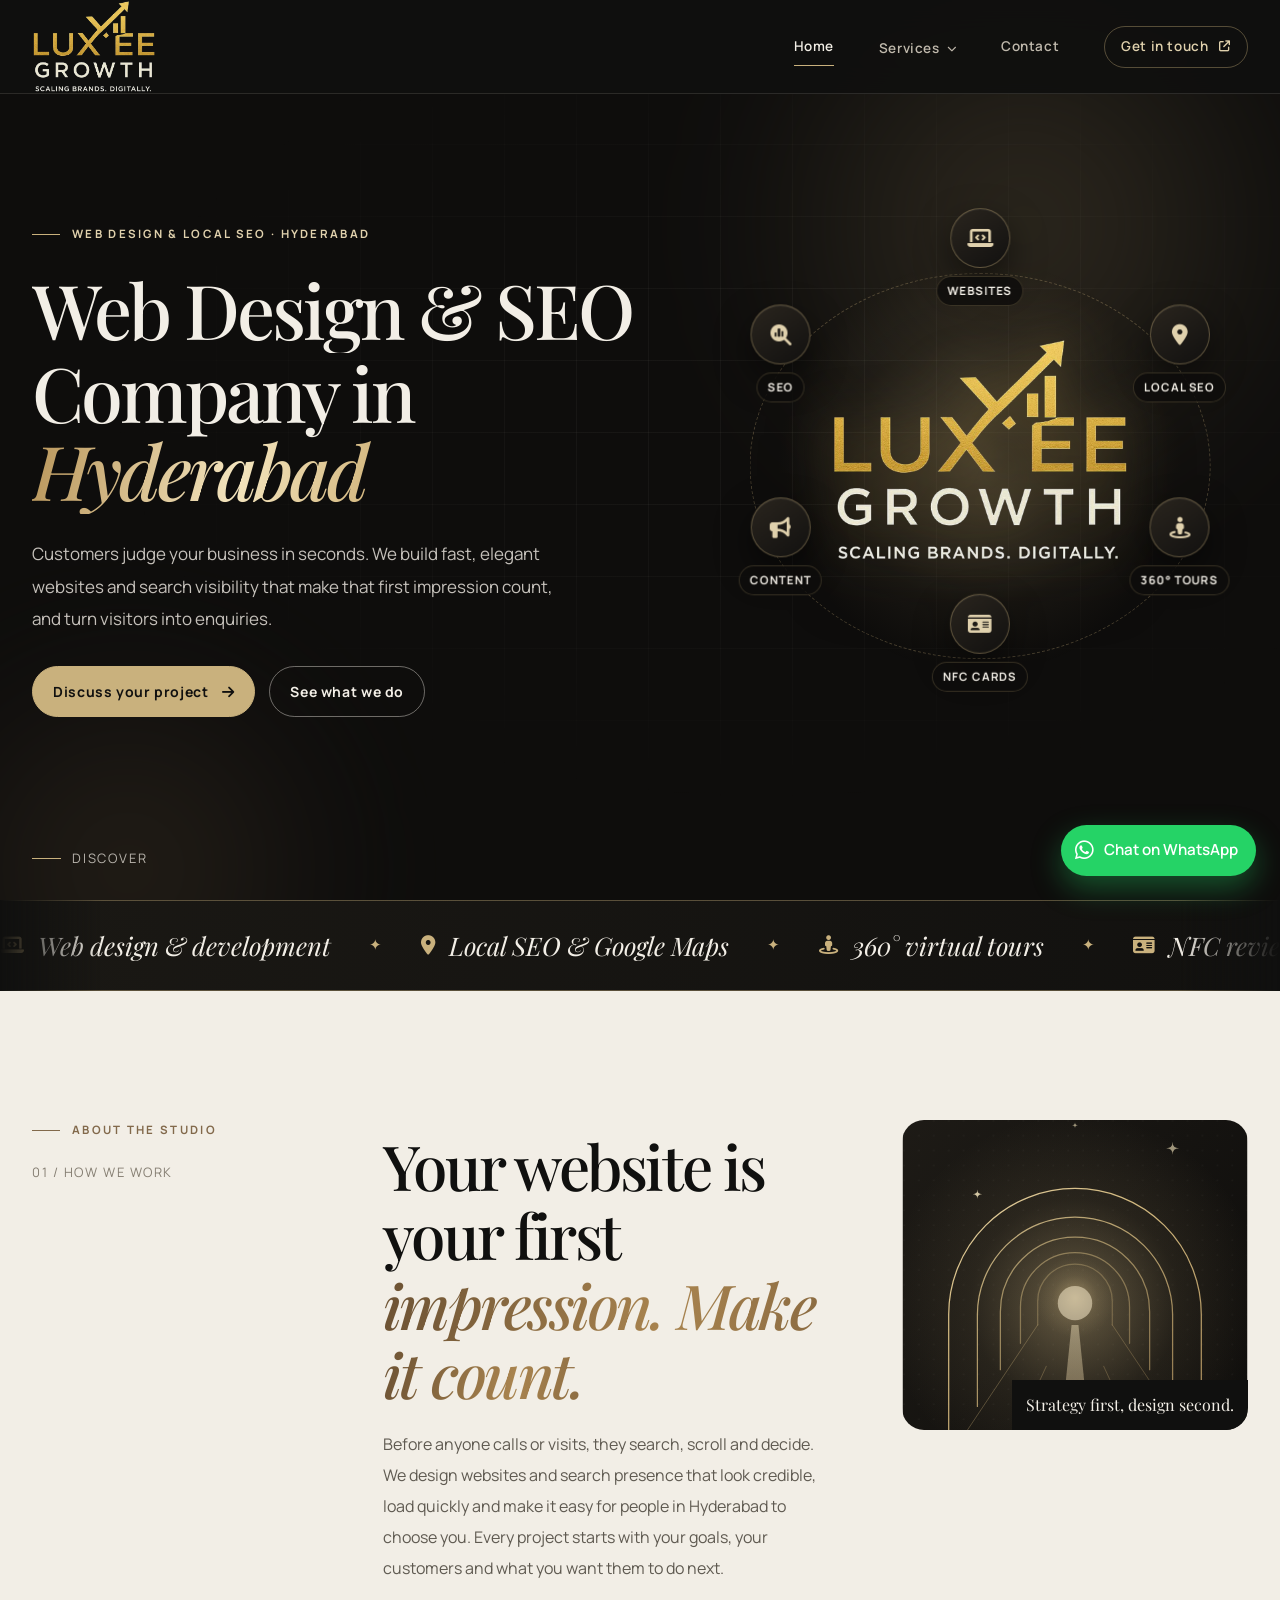
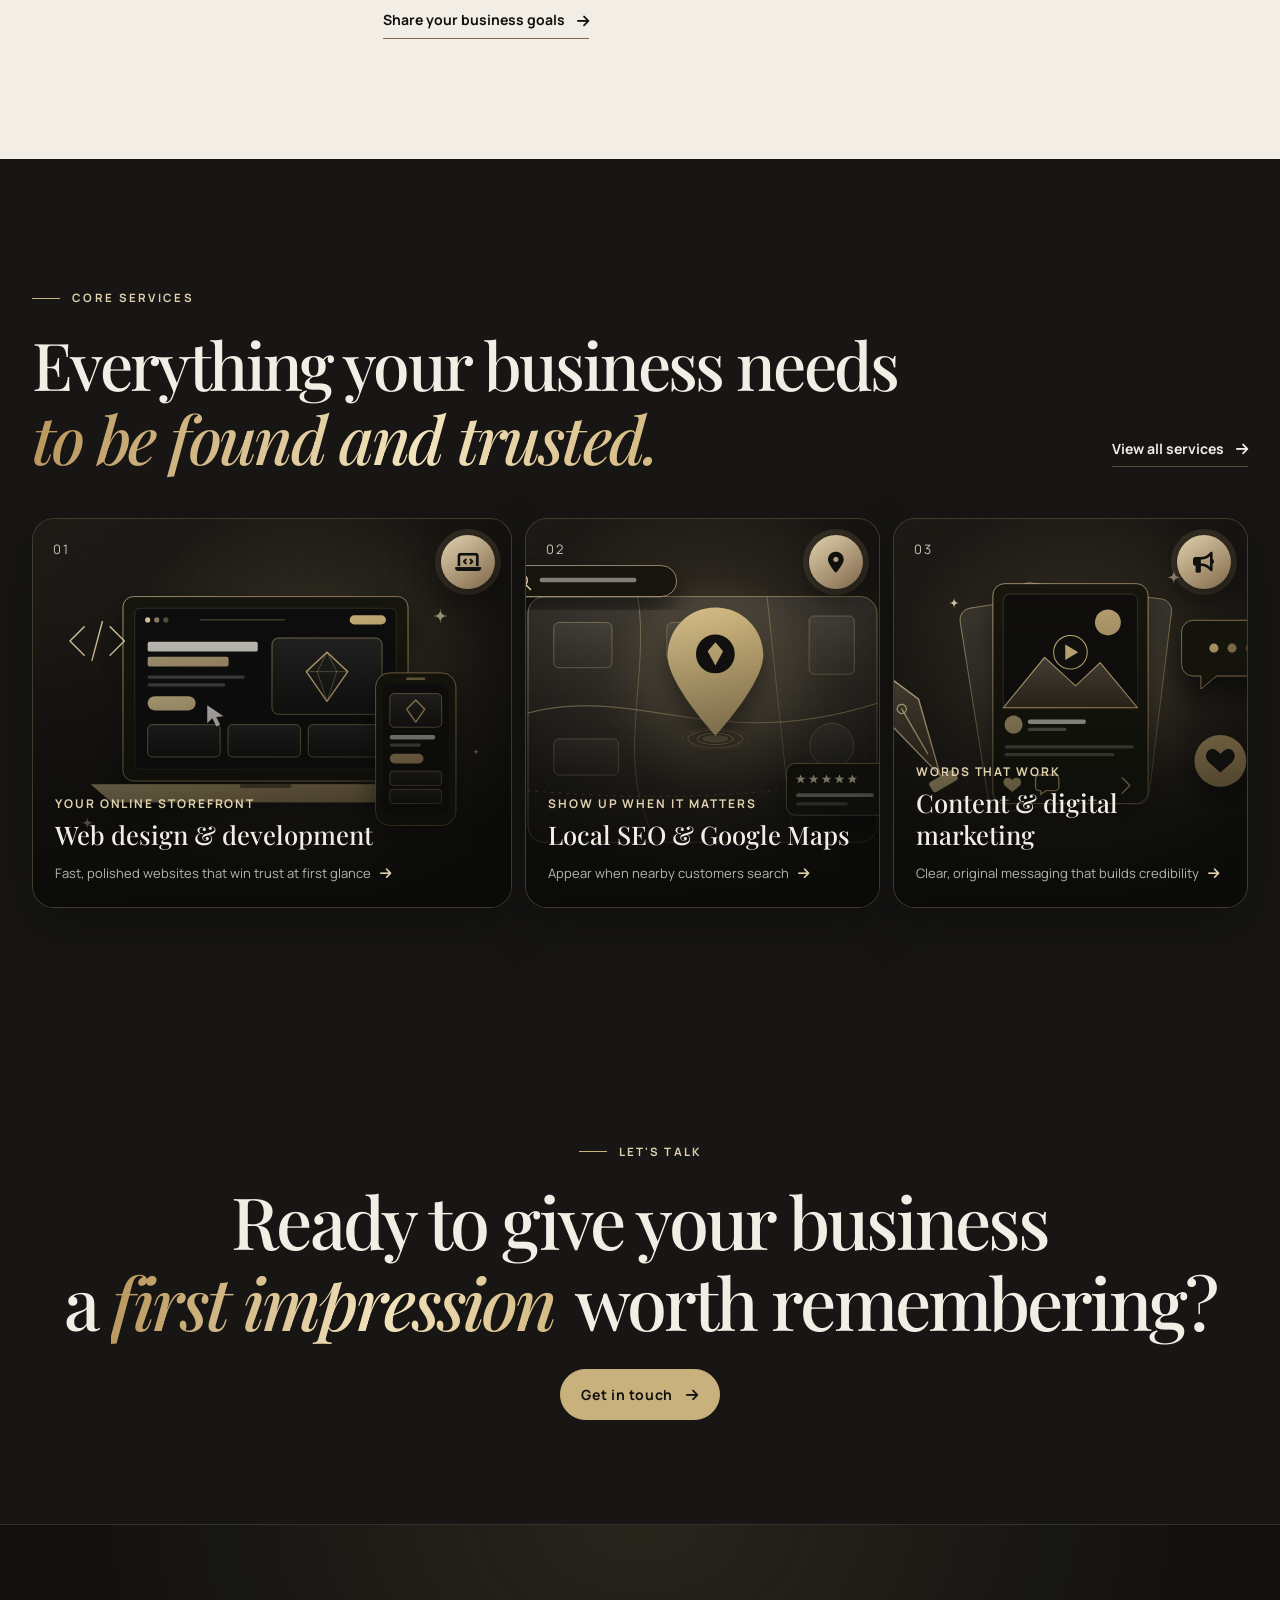
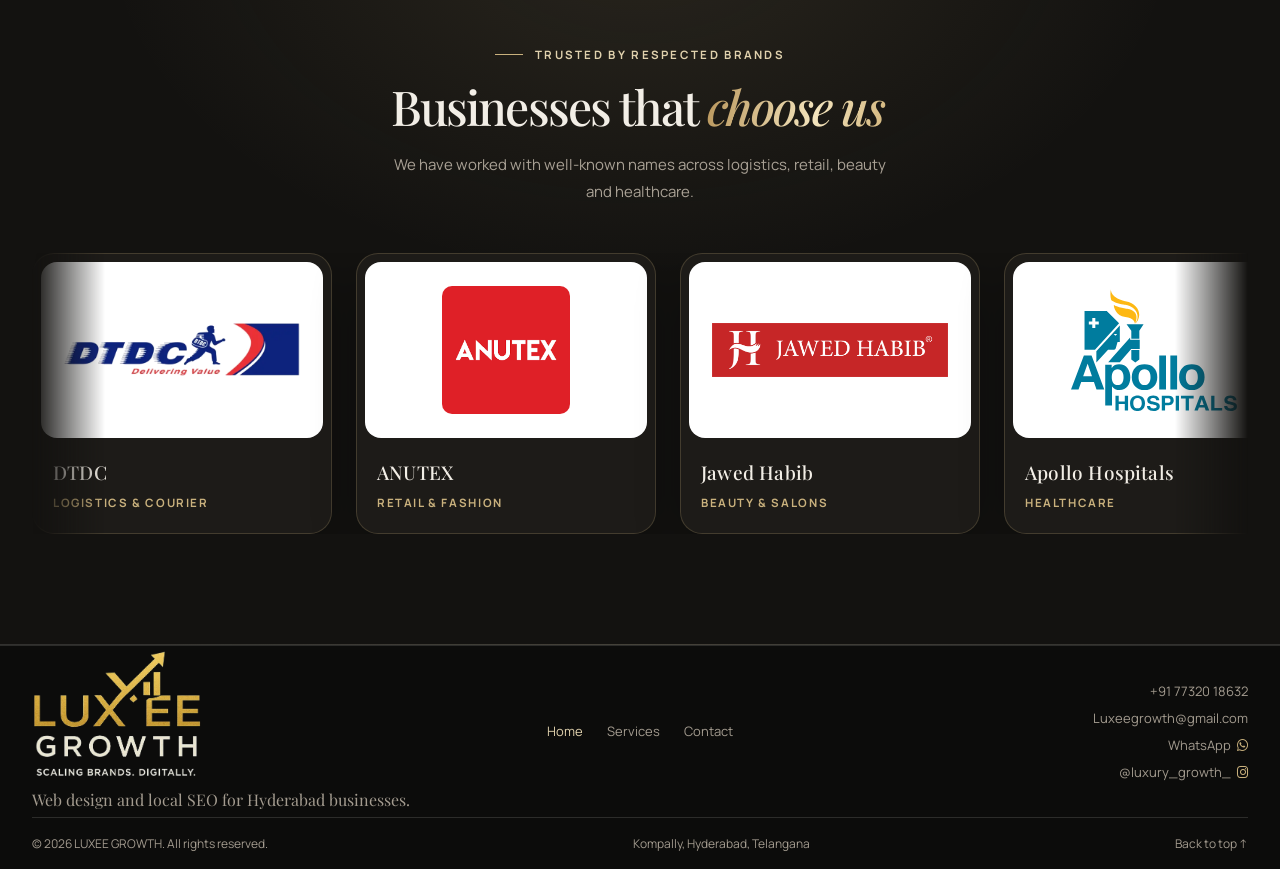
<file: index.html>
<!DOCTYPE html>
<html lang="en">

<head>
    <meta charset="UTF-8">
    <meta name="viewport" content="width=device-width, initial-scale=1.0">
    <meta name="theme-color" content="#11100f">
    <link rel="icon" type="image/svg+xml" href="/favicon.svg">
    <link rel="icon" type="image/png" sizes="16x16" href="/favicon-16x16.png">
    <link rel="icon" type="image/png" sizes="32x32" href="/favicon-32x32.png">
    <link rel="icon" type="image/png" sizes="48x48" href="/favicon-48x48.png">
    <link rel="shortcut icon" href="/favicon.ico">
    <link rel="apple-touch-icon" sizes="180x180" href="/apple-touch-icon.png">
    <title>LUXEE GROWTH | Elevating Luxury Brands with Digital Excellence</title>
    <meta name="description"
        content="Premium web design and local SEO for Hyderabad businesses. Websites, Google Maps visibility, 360° virtual tours, NFC review cards and content marketing.">
    <meta name="robots" content="index, follow">
    <link rel="canonical" href="https://www.luxeegrowth.in/">
    <meta property="og:type" content="website">
    <meta property="og:locale" content="en_IN">
    <meta property="og:site_name" content="LUXEE GROWTH">
    <meta property="og:title" content="LUXEE GROWTH | Elevating Luxury Brands with Digital Excellence">
    <meta property="og:description" content="Premium websites, local SEO, 360° virtual tours, NFC review cards and content marketing for Hyderabad businesses.">
    <meta property="og:url" content="https://www.luxeegrowth.in/">
    <meta property="og:image" content="https://www.luxeegrowth.in/assets/luxee-logo.png">
    <meta property="og:image:alt" content="LUXEE GROWTH logo">
    <meta name="twitter:card" content="summary">
    <script type="application/ld+json">
        {
            "@context": "https://schema.org",
            "@type": "ProfessionalService",
            "name": "LUXEE GROWTH",
            "url": "https://www.luxeegrowth.in/",
            "logo": "https://www.luxeegrowth.in/assets/luxee-logo.png",
            "image": "https://www.luxeegrowth.in/assets/luxee-logo.png",
            "description": "Web design, local SEO, 360° virtual tours, NFC review cards and content marketing for businesses in Hyderabad, Telangana.",
            "telephone": "+917732018632",
            "email": "Luxeegrowth@gmail.com",
            "sameAs": ["https://www.instagram.com/luxury_growth_/"],
            "address": {
                "@type": "PostalAddress",
                "addressLocality": "Kompally",
                "addressRegion": "Telangana",
                "addressCountry": "IN"
            },
            "areaServed": {
                "@type": "City",
                "name": "Hyderabad"
            }
        }
    </script>
    <link rel="preconnect" href="https://fonts.googleapis.com">
    <link rel="preconnect" href="https://fonts.gstatic.com" crossorigin>
    <link
        href="https://fonts.googleapis.com/css2?family=Manrope:wght@400;500;600;700&family=Playfair+Display:wght@500;600;700&display=swap"
        rel="stylesheet">
    <link rel="stylesheet" href="https://cdnjs.cloudflare.com/ajax/libs/font-awesome/6.4.0/css/all.min.css">
    <link rel="stylesheet" href="styles.css?v=24">
    <style>
        /* Trust bar (new): lightweight styling, move into styles.css if you prefer */
        .trust-bar .trust-list { list-style: none; margin: 0 auto; padding: 28px 20px; max-width: 1200px; display: grid; grid-template-columns: repeat(auto-fit, minmax(220px, 1fr)); gap: 20px 32px; }
        .trust-bar .trust-list li { display: flex; align-items: flex-start; gap: 12px; font-size: 0.95rem; line-height: 1.45; }
        .trust-bar .trust-list i { color: #c9a24b; margin-top: 3px; }
        .trust-bar .trust-list strong { display: block; font-weight: 600; }
        .trust-bar .trust-list span { opacity: 0.75; }
    </style>
    <script src="scripts.js?v=5" defer></script>
</head>

<body id="top" data-page="home">
    <div class="scroll-progress" aria-hidden="true"><span></span></div>
    <header class="navbar">
        <div class="container nav-container">
            <a href="index.html" class="brand-logo" aria-label="LUXEE GROWTH home">
                <img class="brand-logo-image" src="assets/luxee-logo.png" alt="LUXEE GROWTH">
            </a>
            <nav class="nav-menu" id="nav-menu" aria-label="Main navigation">
                <a class="nav-link" href="index.html" aria-current="page">Home</a>
                <div class="nav-dropdown" id="services-dropdown">
                    <a class="nav-link nav-dropdown-toggle" href="services.html" aria-haspopup="true" aria-expanded="false">Services <i class="fa-solid fa-chevron-down nav-caret" aria-hidden="true"></i></a>
                    <div class="nav-dropdown-menu" role="menu" aria-label="Services">
                        <a class="nav-dropdown-item" href="services.html#local-search" role="menuitem"><i class="fa-solid fa-location-dot" aria-hidden="true"></i><span>Local search &amp; Google Business Profile</span></a>
                        <a class="nav-dropdown-item" href="services.html#virtual-tours" role="menuitem"><i class="fa-solid fa-street-view" aria-hidden="true"></i><span>360° photography &amp; virtual tours</span></a>
                        <a class="nav-dropdown-item" href="services.html#nfc-cards" role="menuitem"><i class="fa-solid fa-id-card" aria-hidden="true"></i><span>NFC review &amp; digital business cards</span></a>
                        <a class="nav-dropdown-item" href="services.html#content" role="menuitem"><i class="fa-solid fa-bullhorn" aria-hidden="true"></i><span>Digital marketing &amp; content creation</span></a>
                        <a class="nav-dropdown-item" href="services.html#web-design" role="menuitem"><i class="fa-solid fa-laptop-code" aria-hidden="true"></i><span>Websites that make the next step clear</span></a>
                        <a class="nav-dropdown-item" href="services.html#search" role="menuitem"><i class="fa-solid fa-magnifying-glass-chart" aria-hidden="true"></i><span>Search engine optimisation</span></a>
                    </div>
                </div>
                <a class="nav-link" href="contact.html">Contact</a>
                <a class="nav-link nav-link-cta" href="contact.html">Get in touch <i
                        class="fa-solid fa-arrow-up-right-from-square" aria-hidden="true"></i></a>
            </nav>
            <button class="menu-toggle" id="menu-toggle" type="button" aria-label="Open navigation"
                aria-expanded="false" aria-controls="nav-menu">
                <span></span><span></span>
            </button>
        </div>
    </header>

    <main>
        <section class="home-hero">
            <div class="hero-backdrop" aria-hidden="true">
                <span class="hero-orb hero-orb-a"></span>
                <span class="hero-orb hero-orb-b"></span>
                <span class="hero-grid"></span>
            </div>
            <div class="container hero-layout">
                <div class="hero-content">
                    <p class="eyebrow hero-anim"><span class="eyebrow-rule"></span> Web design &amp; local SEO · Hyderabad</p>
                    <h1 class="hero-title">
                        <span class="hero-line"><span>Web Design &amp; SEO</span></span>
                        <span class="hero-line"><span>Company in <em>Hyderabad</em></span></span>
                    </h1>
                    <p class="hero-subtitle hero-anim">Customers judge your business in seconds. We build fast, elegant websites and
                        search visibility that make that first impression count, and turn visitors into enquiries.</p>
                    <div class="hero-actions hero-anim">
                        <a class="button button-primary button-shine" href="contact.html">Discuss your project
                            <i class="fa-solid fa-arrow-right" aria-hidden="true"></i>
                        </a>
                        <a class="button button-quiet" href="services.html">See what we do</a>
                    </div>
                </div>
                <div class="brand-orbit hero-visual" id="hero-visual" style="--n:6">
                    <span class="orbit-glow" aria-hidden="true"></span>
                    <span class="orbit-ring" aria-hidden="true"></span>
                    <span class="logo-shockwave" aria-hidden="true"></span>
                    <span class="logo-shockwave logo-shockwave-late" aria-hidden="true"></span>
                    <span class="logo-flare" aria-hidden="true"></span>
                    <div class="brand-logo3d" data-depth="0.6">
                        <div class="brand-logo-inner">
                            <img src="assets/luxee-logo.png" alt="LUXEE GROWTH logo" width="902" height="679" fetchpriority="high">
                            <span class="logo-shine" aria-hidden="true"></span>
                        </div>
                    </div>
                    <ul class="orbit-icons" data-depth="1.4" aria-label="Our services">
                        <li style="--i:0;--x:0.00;--y:-36.00"><a href="services.html#web-design"><i class="fa-solid fa-laptop-code" aria-hidden="true"></i><span>Websites</span></a></li>
                        <li style="--i:1;--x:37.24;--y:-18.00"><a href="services.html#local-search"><i class="fa-solid fa-location-dot" aria-hidden="true"></i><span>Local SEO</span></a></li>
                        <li style="--i:2;--x:37.24;--y:18.00"><a href="services.html#virtual-tours"><i class="fa-solid fa-street-view" aria-hidden="true"></i><span>360° tours</span></a></li>
                        <li style="--i:3;--x:0.00;--y:36.00"><a href="services.html#nfc-cards"><i class="fa-solid fa-id-card" aria-hidden="true"></i><span>NFC cards</span></a></li>
                        <li style="--i:4;--x:-37.24;--y:18.00"><a href="services.html#content"><i class="fa-solid fa-bullhorn" aria-hidden="true"></i><span>Content</span></a></li>
                        <li style="--i:5;--x:-37.24;--y:-18.00"><a href="services.html#search"><i class="fa-solid fa-magnifying-glass-chart" aria-hidden="true"></i><span>SEO</span></a></li>
                    </ul>
                </div>
            </div>
            <a class="hero-scroll" href="#intro" aria-label="Scroll to introduction"><span></span> Discover</a>
            <span class="hero-index" aria-hidden="true">01 — 03</span>
        </section>
        <div class="marquee" aria-label="Our services">
            <div class="marquee-track">
                <ul class="marquee-group">
                    <li><i class="fa-solid fa-laptop-code" aria-hidden="true"></i>Web design &amp; development</li>
                    <li><i class="fa-solid fa-location-dot" aria-hidden="true"></i>Local SEO &amp; Google Maps</li>
                    <li><i class="fa-solid fa-street-view" aria-hidden="true"></i>360° virtual tours</li>
                    <li><i class="fa-solid fa-id-card" aria-hidden="true"></i>NFC review cards</li>
                    <li><i class="fa-solid fa-bullhorn" aria-hidden="true"></i>Content &amp; digital marketing</li>
                    <li><i class="fa-solid fa-magnifying-glass-chart" aria-hidden="true"></i>Search engine optimisation</li>
                </ul>
                <ul class="marquee-group" aria-hidden="true">
                    <li><i class="fa-solid fa-laptop-code" aria-hidden="true"></i>Web design &amp; development</li>
                    <li><i class="fa-solid fa-location-dot" aria-hidden="true"></i>Local SEO &amp; Google Maps</li>
                    <li><i class="fa-solid fa-street-view" aria-hidden="true"></i>360° virtual tours</li>
                    <li><i class="fa-solid fa-id-card" aria-hidden="true"></i>NFC review cards</li>
                    <li><i class="fa-solid fa-bullhorn" aria-hidden="true"></i>Content &amp; digital marketing</li>
                    <li><i class="fa-solid fa-magnifying-glass-chart" aria-hidden="true"></i>Search engine optimisation</li>
                </ul>
            </div>
        </div>

        <section class="intro-section section-pad" id="intro">
            <div class="container intro-grid">
                <div class="section-label reveal">
                    <span class="eyebrow"><span class="eyebrow-rule"></span> About the studio</span>
                    <span class="section-count">01 / How we work</span>
                </div>
                <div class="intro-copy reveal">
                    <h2>Your website is your first<br><em>impression. Make it count.</em></h2>
                    <p>Before anyone calls or visits, they search, scroll and decide. We design websites and
                        search presence that look credible, load quickly and make it easy for people in Hyderabad
                        to choose you. Every project starts with your goals, your customers and what
                        you want them to do next.</p>
                    <a class="underlined-link" href="contact.html">Share your business goals <i
                            class="fa-solid fa-arrow-right" aria-hidden="true"></i></a>
                </div>
                <figure class="intro-image reveal">
                    <img src="assets/illustrations/studio-path.svg"
                        alt="Golden arches forming a clear path, representing a focused digital strategy" width="600" height="800" loading="lazy">
                    <figcaption>Strategy first, design second.</figcaption>
                </figure>
            </div>
        </section>

        <section class="featured-section section-pad" id="featured">
            <div class="container">
                <div class="section-heading-row reveal">
                    <div>
                        <span class="eyebrow"><span class="eyebrow-rule"></span> Core services</span>
                        <h2>Everything your business needs<br><em>to be found and trusted.</em></h2>
                    </div>
                    <a class="underlined-link desktop-link" href="services.html">View all services <i
                            class="fa-solid fa-arrow-right" aria-hidden="true"></i></a>
                </div>
                <div class="featured-grid">
                    <a class="feature-card feature-card-tall reveal" href="services.html#web-design">
                        <img src="assets/illustrations/web-design.svg"
                            alt="Laptop and phone showing a premium responsive website design" loading="lazy">
                        <span class="feature-overlay"></span>
                        <span class="feature-number">01</span>
                        <span class="feature-icon"><i class="fa-solid fa-laptop-code" aria-hidden="true"></i></span>
                        <span class="feature-caption">
                            <small>Your online storefront</small>
                            <strong>Web design &amp; development</strong>
                            <span>Fast, polished websites that win trust at first glance <i class="fa-solid fa-arrow-right"
                                    aria-hidden="true"></i></span>
                        </span>
                    </a>
                    <a class="feature-card reveal" href="services.html#local-search">
                        <img src="assets/illustrations/local-search.svg"
                            alt="Gold map pin above a stylised city map with a review card, representing local SEO" loading="lazy">
                        <span class="feature-overlay"></span>
                        <span class="feature-number">02</span>
                        <span class="feature-icon"><i class="fa-solid fa-location-dot" aria-hidden="true"></i></span>
                        <span class="feature-caption">
                            <small>Show up when it matters</small>
                            <strong>Local SEO &amp; Google Maps</strong>
                            <span>Appear when nearby customers search <i class="fa-solid fa-arrow-right"
                                    aria-hidden="true"></i></span>
                        </span>
                    </a>
                    <a class="feature-card reveal" href="services.html#content">
                        <img src="assets/illustrations/content-creation.svg"
                            alt="Layered social media post cards with pen nib, chat and like icons, representing content marketing" loading="lazy">
                        <span class="feature-overlay"></span>
                        <span class="feature-number">03</span>
                        <span class="feature-icon"><i class="fa-solid fa-bullhorn" aria-hidden="true"></i></span>
                        <span class="feature-caption">
                            <small>Words that work</small>
                            <strong>Content &amp; digital marketing</strong>
                            <span>Clear, original messaging that builds credibility <i class="fa-solid fa-arrow-right"
                                    aria-hidden="true"></i></span>
                        </span>
                    </a>
                </div>
                <a class="underlined-link mobile-link" href="services.html">View all services <i
                        class="fa-solid fa-arrow-right" aria-hidden="true"></i></a>
            </div>
        </section>
        <section class="closing-section">
            <div class="container closing-inner reveal">
                <span class="eyebrow"><span class="eyebrow-rule"></span> Let's talk</span>
                <h2>Ready to give your business<br>a <em>first impression</em> worth remembering?</h2>
                <a class="button button-primary" href="contact.html">Get in touch <i
                        class="fa-solid fa-arrow-right" aria-hidden="true"></i></a>
            </div>
        </section>

        <section class="partners-section" id="partners" aria-labelledby="partners-title">
            <div class="container">
                <div class="partners-heading reveal">
                    <span class="eyebrow"><span class="eyebrow-rule"></span> Trusted by respected brands</span>
                    <h2 id="partners-title">Businesses that <em>choose us</em></h2>
                    <p>We have worked with well-known names across logistics, retail, beauty and healthcare.</p>
                </div>
                <div class="partner-marquee reveal" aria-label="Our business partners">
                <ul class="partner-track">
                    <li>
                        <a class="partner-card" href="https://www.dtdc.in/" target="_blank" rel="noopener noreferrer">
                            <span class="partner-logo is-wide"><img src="assets/partners/dtdc.png" alt="DTDC logo" width="652" height="146" loading="lazy"></span>
                            <span class="partner-meta"><strong>DTDC</strong><span>Logistics &amp; courier</span></span>
                            <i class="fa-solid fa-arrow-up-right-from-square partner-link-icon" aria-hidden="true"></i>
                        </a>
                    </li>
                    <li>
                        <a class="partner-card" href="https://anutex.com/" target="_blank" rel="noopener noreferrer">
                            <span class="partner-logo is-square"><img src="assets/partners/anutex.png" alt="ANUTEX logo" width="447" height="447" loading="lazy"></span>
                            <span class="partner-meta"><strong>ANUTEX</strong><span>Retail &amp; fashion</span></span>
                            <i class="fa-solid fa-arrow-up-right-from-square partner-link-icon" aria-hidden="true"></i>
                        </a>
                    </li>
                    <li>
                        <a class="partner-card" href="https://jawedhabib.com/" target="_blank" rel="noopener noreferrer">
                            <span class="partner-logo is-wide"><img src="assets/partners/jawed-habib.png" alt="Jawed Habib logo" width="900" height="207" loading="lazy"></span>
                            <span class="partner-meta"><strong>Jawed Habib</strong><span>Beauty &amp; salons</span></span>
                            <i class="fa-solid fa-arrow-up-right-from-square partner-link-icon" aria-hidden="true"></i>
                        </a>
                    </li>
                    <li>
                        <a class="partner-card" href="https://www.apollohospital.co.in/" target="_blank" rel="noopener noreferrer">
                            <span class="partner-logo is-tall"><img src="assets/partners/apollo-hospitals.svg" alt="Apollo Hospitals logo" width="72" height="53" loading="lazy"></span>
                            <span class="partner-meta"><strong>Apollo Hospitals</strong><span>Healthcare</span></span>
                            <i class="fa-solid fa-arrow-up-right-from-square partner-link-icon" aria-hidden="true"></i>
                        </a>
                    </li>
                    <li>
                        <a class="partner-card" href="https://svmgrandkompally.com/" target="_blank" rel="noopener noreferrer">
                            <span class="partner-logo is-square"><img src="assets/partners/svm-grand-kompally.png" alt="SVM Grand Kompally logo" width="500" height="500" loading="lazy"></span>
                            <span class="partner-meta"><strong>SVM Grand Kompally</strong><span>Hospitality &amp; events</span></span>
                            <i class="fa-solid fa-arrow-up-right-from-square partner-link-icon" aria-hidden="true"></i>
                        </a>
                    </li>
                    <li aria-hidden="true">
                        <a class="partner-card" href="https://www.dtdc.in/" target="_blank" rel="noopener noreferrer">
                            <span class="partner-logo is-wide"><img src="assets/partners/dtdc.png" alt="DTDC logo" width="652" height="146" loading="lazy"></span>
                            <span class="partner-meta"><strong>DTDC</strong><span>Logistics &amp; courier</span></span>
                            <i class="fa-solid fa-arrow-up-right-from-square partner-link-icon" aria-hidden="true"></i>
                        </a>
                    </li>
                    <li aria-hidden="true">
                        <a class="partner-card" href="https://anutex.com/" target="_blank" rel="noopener noreferrer">
                            <span class="partner-logo is-square"><img src="assets/partners/anutex.png" alt="ANUTEX logo" width="447" height="447" loading="lazy"></span>
                            <span class="partner-meta"><strong>ANUTEX</strong><span>Retail &amp; fashion</span></span>
                            <i class="fa-solid fa-arrow-up-right-from-square partner-link-icon" aria-hidden="true"></i>
                        </a>
                    </li>
                    <li aria-hidden="true">
                        <a class="partner-card" href="https://jawedhabib.com/" target="_blank" rel="noopener noreferrer">
                            <span class="partner-logo is-wide"><img src="assets/partners/jawed-habib.png" alt="Jawed Habib logo" width="900" height="207" loading="lazy"></span>
                            <span class="partner-meta"><strong>Jawed Habib</strong><span>Beauty &amp; salons</span></span>
                            <i class="fa-solid fa-arrow-up-right-from-square partner-link-icon" aria-hidden="true"></i>
                        </a>
                    </li>
                    <li aria-hidden="true">
                        <a class="partner-card" href="https://www.apollohospital.co.in/" target="_blank" rel="noopener noreferrer">
                            <span class="partner-logo is-tall"><img src="assets/partners/apollo-hospitals.svg" alt="Apollo Hospitals logo" width="72" height="53" loading="lazy"></span>
                            <span class="partner-meta"><strong>Apollo Hospitals</strong><span>Healthcare</span></span>
                            <i class="fa-solid fa-arrow-up-right-from-square partner-link-icon" aria-hidden="true"></i>
                        </a>
                    </li>
                    <li aria-hidden="true">
                        <a class="partner-card" href="https://svmgrandkompally.com/" target="_blank" rel="noopener noreferrer">
                            <span class="partner-logo is-square"><img src="assets/partners/svm-grand-kompally.png" alt="SVM Grand Kompally logo" width="500" height="500" loading="lazy"></span>
                            <span class="partner-meta"><strong>SVM Grand Kompally</strong><span>Hospitality &amp; events</span></span>
                            <i class="fa-solid fa-arrow-up-right-from-square partner-link-icon" aria-hidden="true"></i>
                        </a>
                    </li>
                </ul>
            </div>
            </div>
        </section>
    </main>

    <footer class="site-footer">
        <div class="container footer-main">
            <div class="footer-brand">
                <a href="index.html" aria-label="LUXEE GROWTH home">
                    <img class="footer-logo-image" src="assets/luxee-logo.png" alt="LUXEE GROWTH">
                </a>
                <p>Web design and local SEO for Hyderabad businesses.</p>
            </div>
            <div class="footer-nav">
                <a href="index.html" aria-current="page">Home</a>
                <a href="services.html">Services</a>
                <a href="contact.html">Contact</a>
            </div>
            <div class="footer-contact">
                <a href="tel:+917732018632">+91 77320 18632</a>
                <a href="mailto:Luxeegrowth@gmail.com">Luxeegrowth@gmail.com</a>
                <a href="https://wa.me/917732018632" target="_blank"
                    rel="noopener noreferrer">WhatsApp <i class="fa-brands fa-whatsapp"
                        aria-hidden="true"></i></a>
                <a href="https://www.instagram.com/luxury_growth_/" target="_blank"
                    rel="noopener noreferrer">@luxury_growth_ <i class="fa-brands fa-instagram"
                        aria-hidden="true"></i></a>
            </div>
        </div>
        <div class="container footer-bottom">
            <span>© 2026 LUXEE GROWTH. All rights reserved.</span>
            <span>Kompally, Hyderabad, Telangana</span>
            <a href="#top">Back to top ↑</a>
        </div>
    </footer>
    <a class="back-to-top" href="#top" aria-label="Back to top"><i class="fa-solid fa-arrow-up" aria-hidden="true"></i></a>
    <a class="whatsapp-float" href="https://wa.me/917732018632?text=Hello%20LUXEE%20GROWTH%2C%20I%27d%20like%20to%20discuss%20a%20project." target="_blank" rel="noopener noreferrer" aria-label="Chat with LUXEE GROWTH on WhatsApp"><i class="fa-brands fa-whatsapp" aria-hidden="true"></i><span>Chat on WhatsApp</span></a>
</body>

</html>
</file>
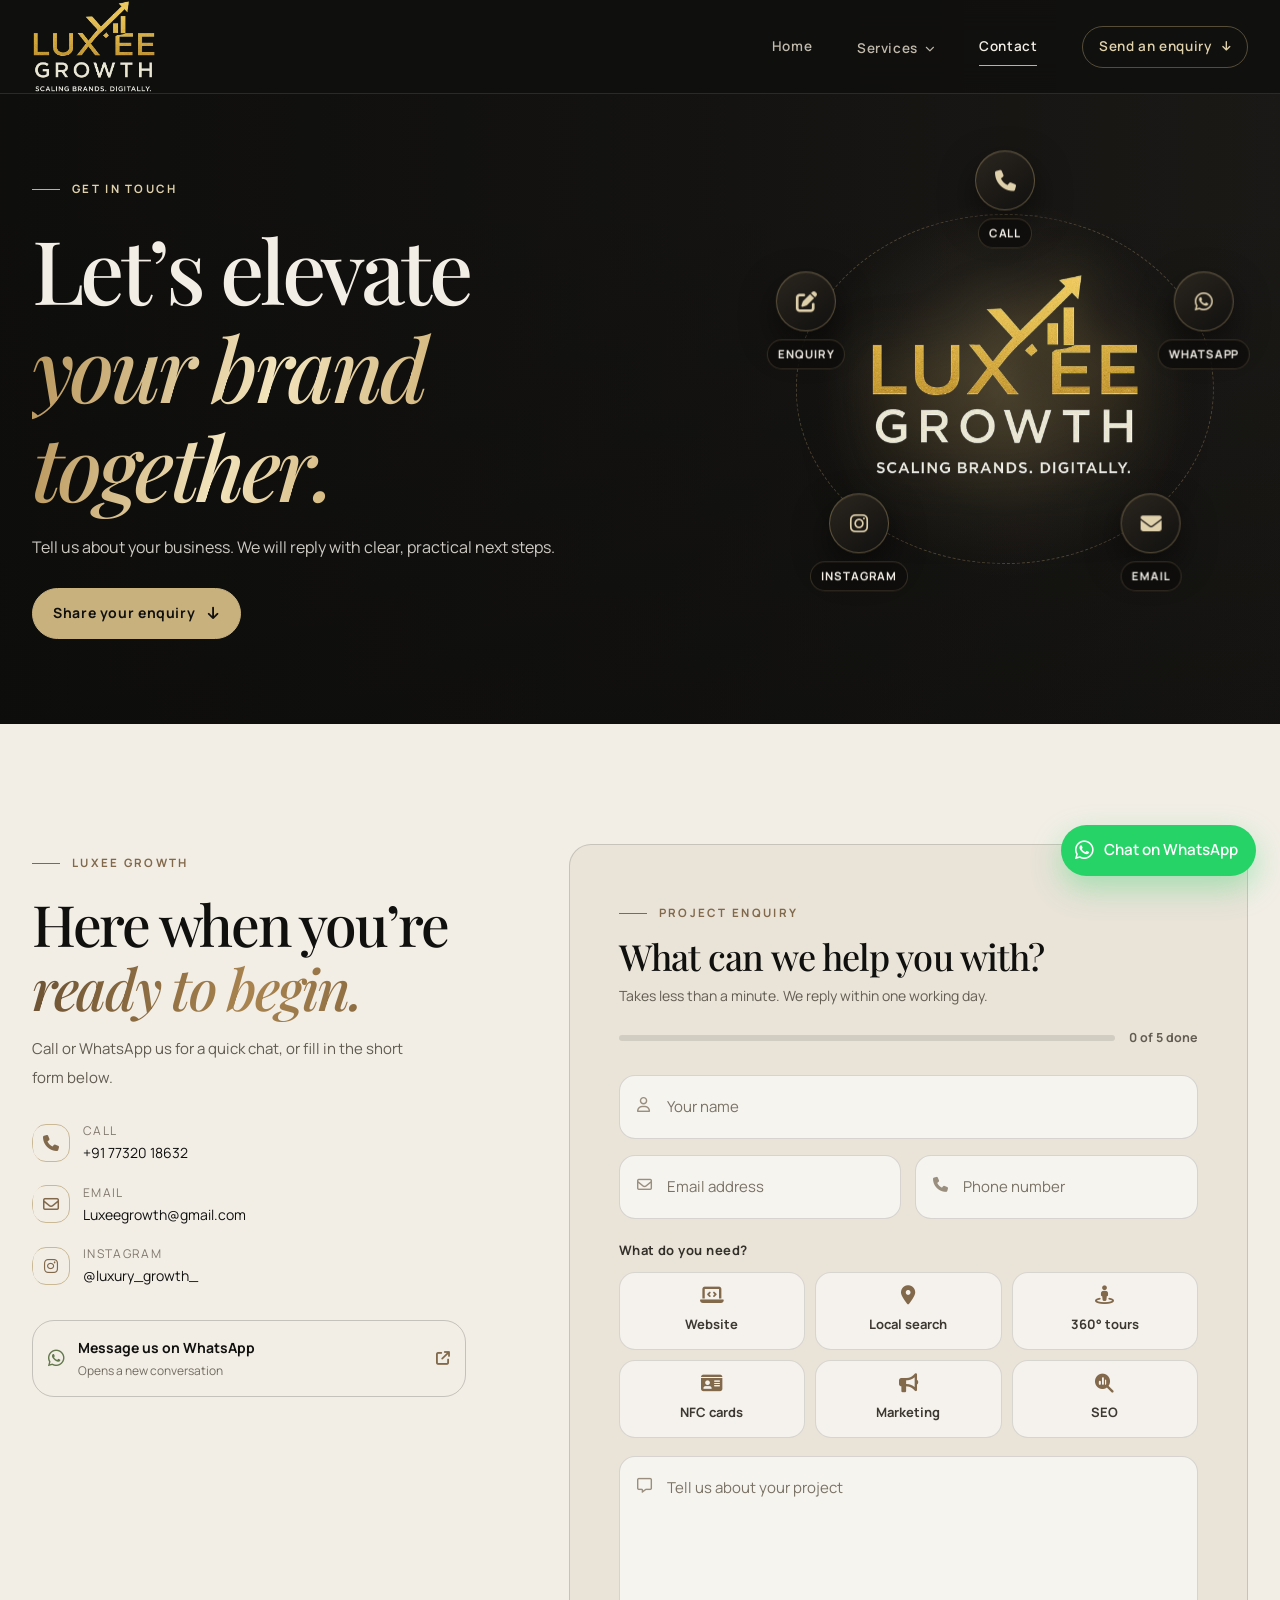
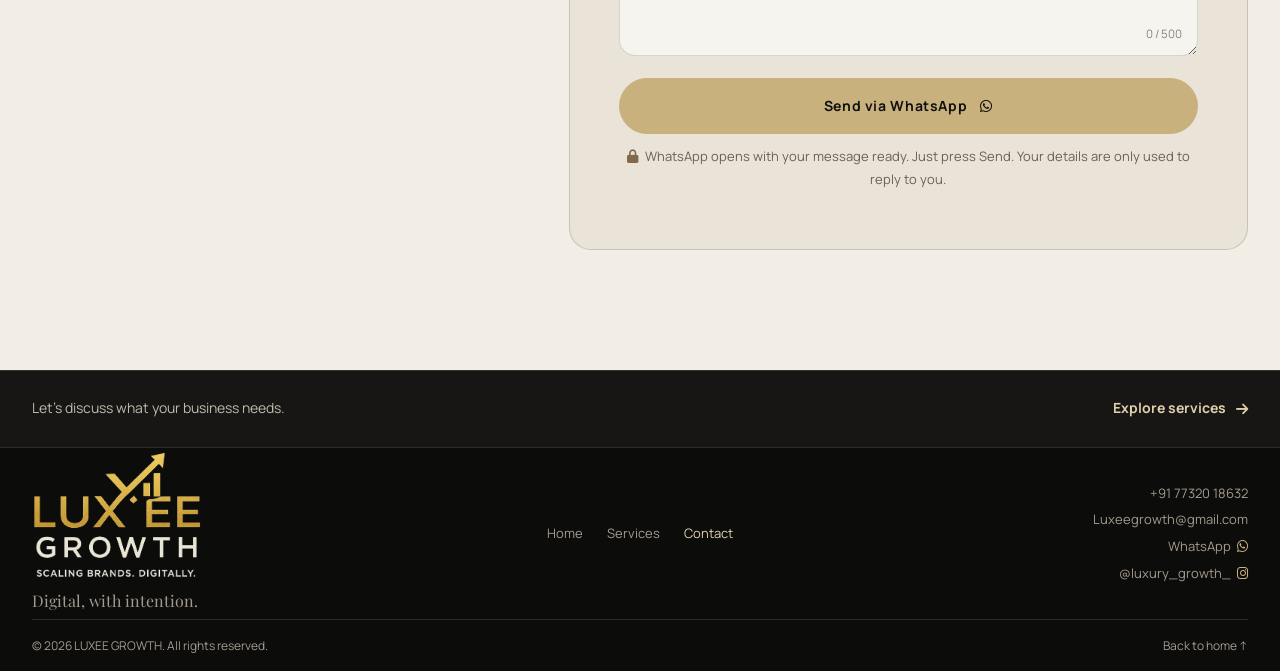
<file: contact.html>
<!DOCTYPE html>
<html lang="en">

<head>
    <meta charset="UTF-8">
    <meta name="viewport" content="width=device-width, initial-scale=1.0">
    <meta name="theme-color" content="#11100f">
    <link rel="icon" type="image/svg+xml" href="/favicon.svg">
    <link rel="icon" type="image/png" sizes="16x16" href="/favicon-16x16.png">
    <link rel="icon" type="image/png" sizes="32x32" href="/favicon-32x32.png">
    <link rel="icon" type="image/png" sizes="48x48" href="/favicon-48x48.png">
    <link rel="shortcut icon" href="/favicon.ico">
    <link rel="apple-touch-icon" sizes="180x180" href="/apple-touch-icon.png">
    <title>Contact LUXEE GROWTH | Hyderabad Digital Studio</title>
    <meta name="description"
        content="Talk to LUXEE GROWTH in Hyderabad about web design, local search, virtual tours, NFC cards, digital marketing or SEO.">
    <meta name="robots" content="index, follow">
    <link rel="canonical" href="https://www.luxeegrowth.in/contact.html">
    <meta property="og:type" content="website">
    <meta property="og:locale" content="en_IN">
    <meta property="og:site_name" content="LUXEE GROWTH">
    <meta property="og:title" content="Contact LUXEE GROWTH | Hyderabad Digital Studio">
    <meta property="og:description" content="Contact LUXEE GROWTH in Hyderabad about web design, local search, virtual tours, NFC cards, digital marketing or SEO.">
    <meta property="og:url" content="https://www.luxeegrowth.in/contact.html">
    <meta property="og:image" content="https://www.luxeegrowth.in/assets/luxee-logo.png">
    <meta property="og:image:alt" content="LUXEE GROWTH logo">
    <meta name="twitter:card" content="summary">
    <link rel="preconnect" href="https://fonts.googleapis.com">
    <link rel="preconnect" href="https://fonts.gstatic.com" crossorigin>
    <link
        href="https://fonts.googleapis.com/css2?family=Manrope:wght@400;500;600;700&family=Playfair+Display:wght@500;600;700&display=swap"
        rel="stylesheet">
    <link rel="stylesheet" href="https://cdnjs.cloudflare.com/ajax/libs/font-awesome/6.4.0/css/all.min.css">
    <link rel="stylesheet" href="styles.css?v=24">
    <script src="scripts.js?v=5" defer></script>
</head>

<body id="top" data-page="contact">
    <div class="scroll-progress" aria-hidden="true"><span></span></div>
    <header class="navbar">
        <div class="container nav-container">
            <a href="index.html" class="brand-logo" aria-label="LUXEE GROWTH home">
                <img class="brand-logo-image" src="assets/luxee-logo.png" alt="LUXEE GROWTH">
            </a>
            <nav class="nav-menu" id="nav-menu" aria-label="Main navigation">
                <a class="nav-link" href="index.html">Home</a>
                <div class="nav-dropdown" id="services-dropdown">
                    <a class="nav-link nav-dropdown-toggle" href="services.html" aria-haspopup="true" aria-expanded="false">Services <i class="fa-solid fa-chevron-down nav-caret" aria-hidden="true"></i></a>
                    <div class="nav-dropdown-menu" role="menu" aria-label="Services">
                        <a class="nav-dropdown-item" href="services.html#local-search" role="menuitem"><i class="fa-solid fa-location-dot" aria-hidden="true"></i><span>Local search &amp; Google Business Profile</span></a>
                        <a class="nav-dropdown-item" href="services.html#virtual-tours" role="menuitem"><i class="fa-solid fa-street-view" aria-hidden="true"></i><span>360° photography &amp; virtual tours</span></a>
                        <a class="nav-dropdown-item" href="services.html#nfc-cards" role="menuitem"><i class="fa-solid fa-id-card" aria-hidden="true"></i><span>NFC review &amp; digital business cards</span></a>
                        <a class="nav-dropdown-item" href="services.html#content" role="menuitem"><i class="fa-solid fa-bullhorn" aria-hidden="true"></i><span>Digital marketing &amp; content creation</span></a>
                        <a class="nav-dropdown-item" href="services.html#web-design" role="menuitem"><i class="fa-solid fa-laptop-code" aria-hidden="true"></i><span>Websites that make the next step clear</span></a>
                        <a class="nav-dropdown-item" href="services.html#search" role="menuitem"><i class="fa-solid fa-magnifying-glass-chart" aria-hidden="true"></i><span>Search engine optimisation</span></a>
                    </div>
                </div>
                <a class="nav-link" href="contact.html" aria-current="page">Contact</a>
                <a class="nav-link nav-link-cta" href="#enquiry">Send an enquiry <i
                        class="fa-solid fa-arrow-down" aria-hidden="true"></i></a>
            </nav>
            <button class="menu-toggle" id="menu-toggle" type="button" aria-label="Open navigation"
                aria-expanded="false" aria-controls="nav-menu">
                <span></span><span></span>
            </button>
        </div>
    </header>

    <main>
        <section class="page-hero contact-hero">
            <div class="page-hero-brand">
                <div class="brand-orbit" style="--n:5">
                    <span class="orbit-glow" aria-hidden="true"></span>
                    <span class="orbit-ring" aria-hidden="true"></span>
                    <span class="logo-shockwave" aria-hidden="true"></span>
                    <span class="logo-shockwave logo-shockwave-late" aria-hidden="true"></span>
                    <span class="logo-flare" aria-hidden="true"></span>
                    <div class="brand-logo3d" data-depth="0.6">
                        <div class="brand-logo-inner">
                            <img src="assets/luxee-logo.png" alt="LUXEE GROWTH logo" width="902" height="679" fetchpriority="high">
                            <span class="logo-shine" aria-hidden="true"></span>
                        </div>
                    </div>
                    <ul class="orbit-icons" data-depth="1.4" aria-label="Ways to reach us">
                        <li style="--i:0;--x:0.00;--y:-36.00"><a href="tel:+917732018632"><i class="fa-solid fa-phone" aria-hidden="true"></i><span>Call</span></a></li>
                        <li style="--i:1;--x:40.90;--y:-11.12"><a href="https://wa.me/917732018632" target="_blank" rel="noopener noreferrer"><i class="fa-brands fa-whatsapp" aria-hidden="true"></i><span>WhatsApp</span></a></li>
                        <li style="--i:2;--x:30.00;--y:34.50"><a href="mailto:Luxeegrowth@gmail.com"><i class="fa-solid fa-envelope" aria-hidden="true"></i><span>Email</span></a></li>
                        <li style="--i:3;--x:-30.00;--y:34.50"><a href="https://www.instagram.com/luxury_growth_/" target="_blank" rel="noopener noreferrer"><i class="fa-brands fa-instagram" aria-hidden="true"></i><span>Instagram</span></a></li>
                        <li style="--i:4;--x:-40.90;--y:-11.12"><a href="#enquiry"><i class="fa-solid fa-pen-to-square" aria-hidden="true"></i><span>Enquiry</span></a></li>
                    </ul>
                </div>
            </div>
            <div class="page-hero-shade"></div>
            <div class="container page-hero-content reveal">
                <span class="eyebrow"><span class="eyebrow-rule"></span> Get in touch</span>
                <h1>Let’s elevate<br><em>your brand together.</em></h1>
                <p>Tell us about your business. We will reply with clear, practical next steps.</p>
                <a class="button button-primary" href="#enquiry">Share your enquiry <i
                        class="fa-solid fa-arrow-down" aria-hidden="true"></i></a>
            </div>
        </section>

        <section class="contact-page-section section-pad" id="enquiry">
            <div class="container contact-page-grid">
                <aside class="contact-sidebar reveal">
                    <span class="eyebrow"><span class="eyebrow-rule"></span> LUXEE GROWTH</span>
                    <h2>Here when you’re<br><em>ready to begin.</em></h2>
                    <p>Call or WhatsApp us for a quick chat, or fill in the short form below.</p>

                    <div class="contact-methods">
                        <a class="contact-method" href="tel:+917732018632">
                            <span class="contact-method-icon"><i class="fa-solid fa-phone"
                                    aria-hidden="true"></i></span>
                            <span><small>Call</small>+91 77320 18632</span>
                        </a>
                        <a class="contact-method" href="mailto:Luxeegrowth@gmail.com">
                            <span class="contact-method-icon"><i class="fa-regular fa-envelope"
                                    aria-hidden="true"></i></span>
                            <span><small>Email</small>Luxeegrowth@gmail.com</span>
                        </a>
                        <a class="contact-method" href="https://www.instagram.com/luxury_growth_/" target="_blank"
                            rel="noopener noreferrer">
                            <span class="contact-method-icon"><i class="fa-brands fa-instagram"
                                    aria-hidden="true"></i></span>
                            <span><small>Instagram</small>@luxury_growth_</span>
                        </a>
                    </div>

                    <a class="direct-whatsapp" href="https://wa.me/917732018632?text=Hello%20LUXEE%20GROWTH%2C%20I%27d%20like%20to%20discuss%20a%20project."
                        target="_blank" rel="noopener noreferrer">
                        <i class="fa-brands fa-whatsapp" aria-hidden="true"></i>
                        <span>Message us on WhatsApp<small>Opens a new conversation</small></span>
                        <i class="fa-solid fa-arrow-up-right-from-square" aria-hidden="true"></i>
                    </a>
                </aside>

                <div class="contact-form-shell reveal">
                    <form id="contactForm" class="contact-form" novalidate>
                        <span class="eyebrow"><span class="eyebrow-rule"></span> Project enquiry</span>
                        <h2>What can we help you with?</h2>
                        <p class="form-intro">Takes less than a minute. We reply within one working day.</p>

                        <div class="form-progress" aria-hidden="true">
                            <div class="form-progress-bar"><span></span></div>
                            <p><span data-progress-count>0</span> of 5 done</p>
                        </div>

                        <div class="field">
                            <i class="fa-regular fa-user field-icon" aria-hidden="true"></i>
                            <input type="text" name="name" id="name" autocomplete="name" placeholder=" " required minlength="2"
                                aria-describedby="name-error">
                            <label for="name">Your name</label>
                            <i class="fa-solid fa-circle-check field-ok" aria-hidden="true"></i>
                            <small class="field-error" id="name-error">Please tell us your name.</small>
                        </div>
                        <div class="form-row">
                        <div class="field">
                            <i class="fa-regular fa-envelope field-icon" aria-hidden="true"></i>
                            <input type="email" name="email" id="email" autocomplete="email" placeholder=" " required
                                aria-describedby="email-error">
                            <label for="email">Email address</label>
                            <i class="fa-solid fa-circle-check field-ok" aria-hidden="true"></i>
                            <small class="field-error" id="email-error">Please enter a valid email address.</small>
                        </div>
                        <div class="field">
                            <i class="fa-solid fa-phone field-icon" aria-hidden="true"></i>
                            <input type="tel" name="phone" id="phone" autocomplete="tel" placeholder=" " required pattern="^[+()0-9\s-]{7,20}$" inputmode="tel"
                                aria-describedby="phone-error">
                            <label for="phone">Phone number</label>
                            <i class="fa-solid fa-circle-check field-ok" aria-hidden="true"></i>
                            <small class="field-error" id="phone-error">Please enter a valid phone number.</small>
                        </div>
                        </div>

                        <fieldset class="service-picker" aria-describedby="service-error">
                            <legend>What do you need?</legend>
                            <div class="service-chips">
                                <label class="chip">
                                    <input type="radio" name="service" value="Website Development" required>
                                    <span><i class="fa-solid fa-laptop-code" aria-hidden="true"></i>Website</span>
                                </label>
                                <label class="chip">
                                    <input type="radio" name="service" value="Google Maps &amp; Local Visibility">
                                    <span><i class="fa-solid fa-location-dot" aria-hidden="true"></i>Local search</span>
                                </label>
                                <label class="chip">
                                    <input type="radio" name="service" value="360 Photography &amp; Virtual Tours">
                                    <span><i class="fa-solid fa-street-view" aria-hidden="true"></i>360° tours</span>
                                </label>
                                <label class="chip">
                                    <input type="radio" name="service" value="NFC Review Cards &amp; Business Cards">
                                    <span><i class="fa-solid fa-id-card" aria-hidden="true"></i>NFC cards</span>
                                </label>
                                <label class="chip">
                                    <input type="radio" name="service" value="Digital Marketing &amp; Content Creation">
                                    <span><i class="fa-solid fa-bullhorn" aria-hidden="true"></i>Marketing</span>
                                </label>
                                <label class="chip">
                                    <input type="radio" name="service" value="Google SEO">
                                    <span><i class="fa-solid fa-magnifying-glass-chart" aria-hidden="true"></i>SEO</span>
                                </label>
                            </div>
                            <small class="field-error" id="service-error">Please choose a service.</small>
                        </fieldset>

                        <div class="field field-textarea">
                            <i class="fa-regular fa-message field-icon" aria-hidden="true"></i>
                            <textarea name="message" id="message" rows="5" placeholder=" " required minlength="10"
                                maxlength="500" aria-describedby="message-error"></textarea>
                            <label for="message">Tell us about your project</label>
                            <i class="fa-solid fa-circle-check field-ok" aria-hidden="true"></i>
                            <span class="char-count" aria-hidden="true"><span data-char-count>0</span> / 500</span>
                            <small class="field-error" id="message-error">A short sentence or two helps us prepare.</small>
                        </div>

                        <button type="submit" class="button button-primary full-width form-submit">
                            <span>Send via WhatsApp</span> <i class="fa-brands fa-whatsapp" aria-hidden="true"></i>
                        </button>
                        <p class="form-note"><i class="fa-solid fa-lock" aria-hidden="true"></i> WhatsApp opens with your
                            message ready. Just press Send. Your details are only used to reply to you.</p>
                        <div id="form-status" class="status-box" role="status" aria-live="polite"></div>
                    </form>
                </div>
            </div>
        </section>

        <section class="contact-close">
            <div class="container contact-close-inner">
                <span>Let’s discuss what your business needs.</span>
                <a href="services.html">Explore services <i class="fa-solid fa-arrow-right"
                        aria-hidden="true"></i></a>
            </div>
        </section>
    </main>

    <footer class="site-footer">
        <div class="container footer-main">
            <div class="footer-brand">
                <a href="index.html" aria-label="LUXEE GROWTH home">
                    <img class="footer-logo-image" src="assets/luxee-logo.png" alt="LUXEE GROWTH">
                </a>
                <p>Digital, with intention.</p>
            </div>
            <div class="footer-nav"><a href="index.html">Home</a><a href="services.html">Services</a><a
                    href="contact.html" aria-current="page">Contact</a></div>
            <div class="footer-contact">
                <a href="tel:+917732018632">+91 77320 18632</a>
                <a href="mailto:Luxeegrowth@gmail.com">Luxeegrowth@gmail.com</a>
                <a href="https://wa.me/917732018632" target="_blank"
                    rel="noopener noreferrer">WhatsApp <i class="fa-brands fa-whatsapp"
                        aria-hidden="true"></i></a>
                <a href="https://www.instagram.com/luxury_growth_/" target="_blank"
                    rel="noopener noreferrer">@luxury_growth_ <i class="fa-brands fa-instagram"
                        aria-hidden="true"></i></a>
            </div>
        </div>
        <div class="container footer-bottom"><span>© 2026 LUXEE GROWTH. All rights reserved.</span><a href="index.html">Back to home ↑</a></div>
    </footer>
    <a class="back-to-top" href="#top" aria-label="Back to top"><i class="fa-solid fa-arrow-up" aria-hidden="true"></i></a>
    <a class="whatsapp-float" href="https://wa.me/917732018632?text=Hello%20LUXEE%20GROWTH%2C%20I%27d%20like%20to%20discuss%20a%20project." target="_blank" rel="noopener noreferrer" aria-label="Chat with LUXEE GROWTH on WhatsApp"><i class="fa-brands fa-whatsapp" aria-hidden="true"></i><span>Chat on WhatsApp</span></a>
</body>

</html>
</file>
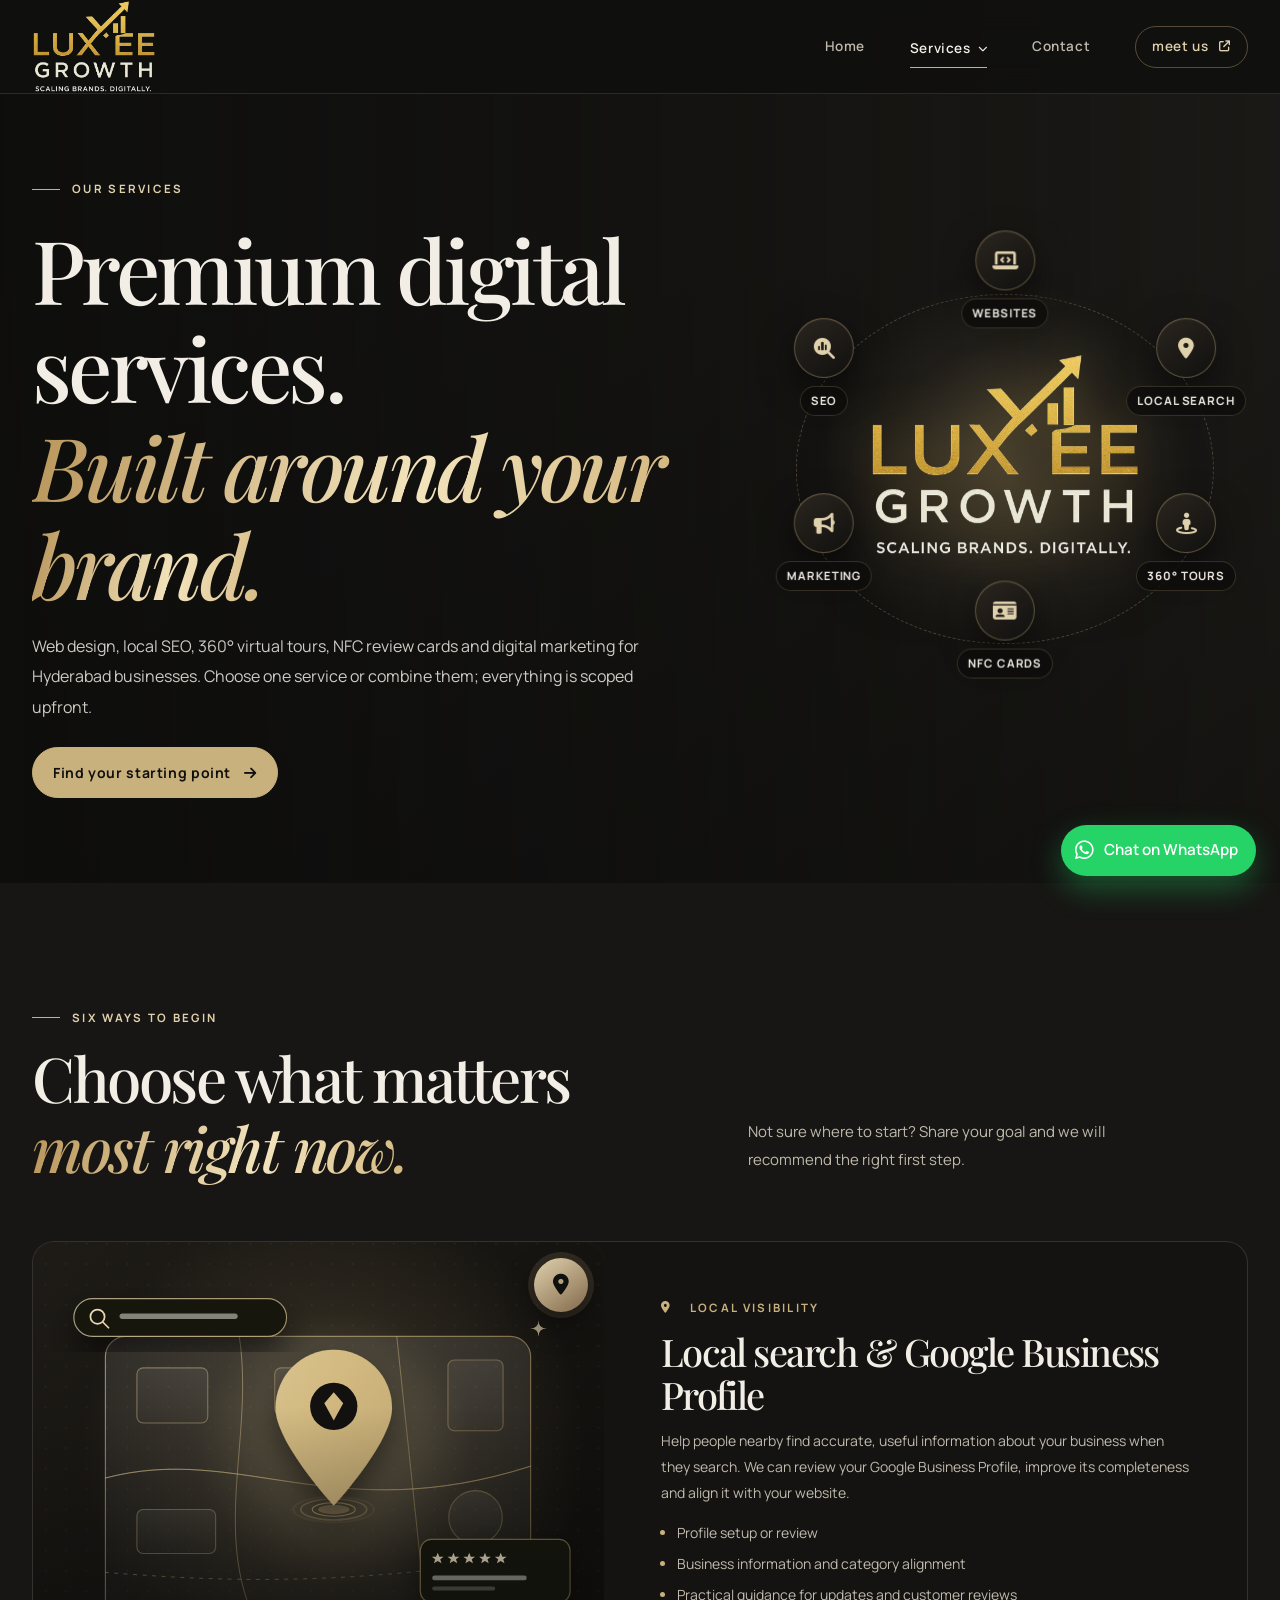
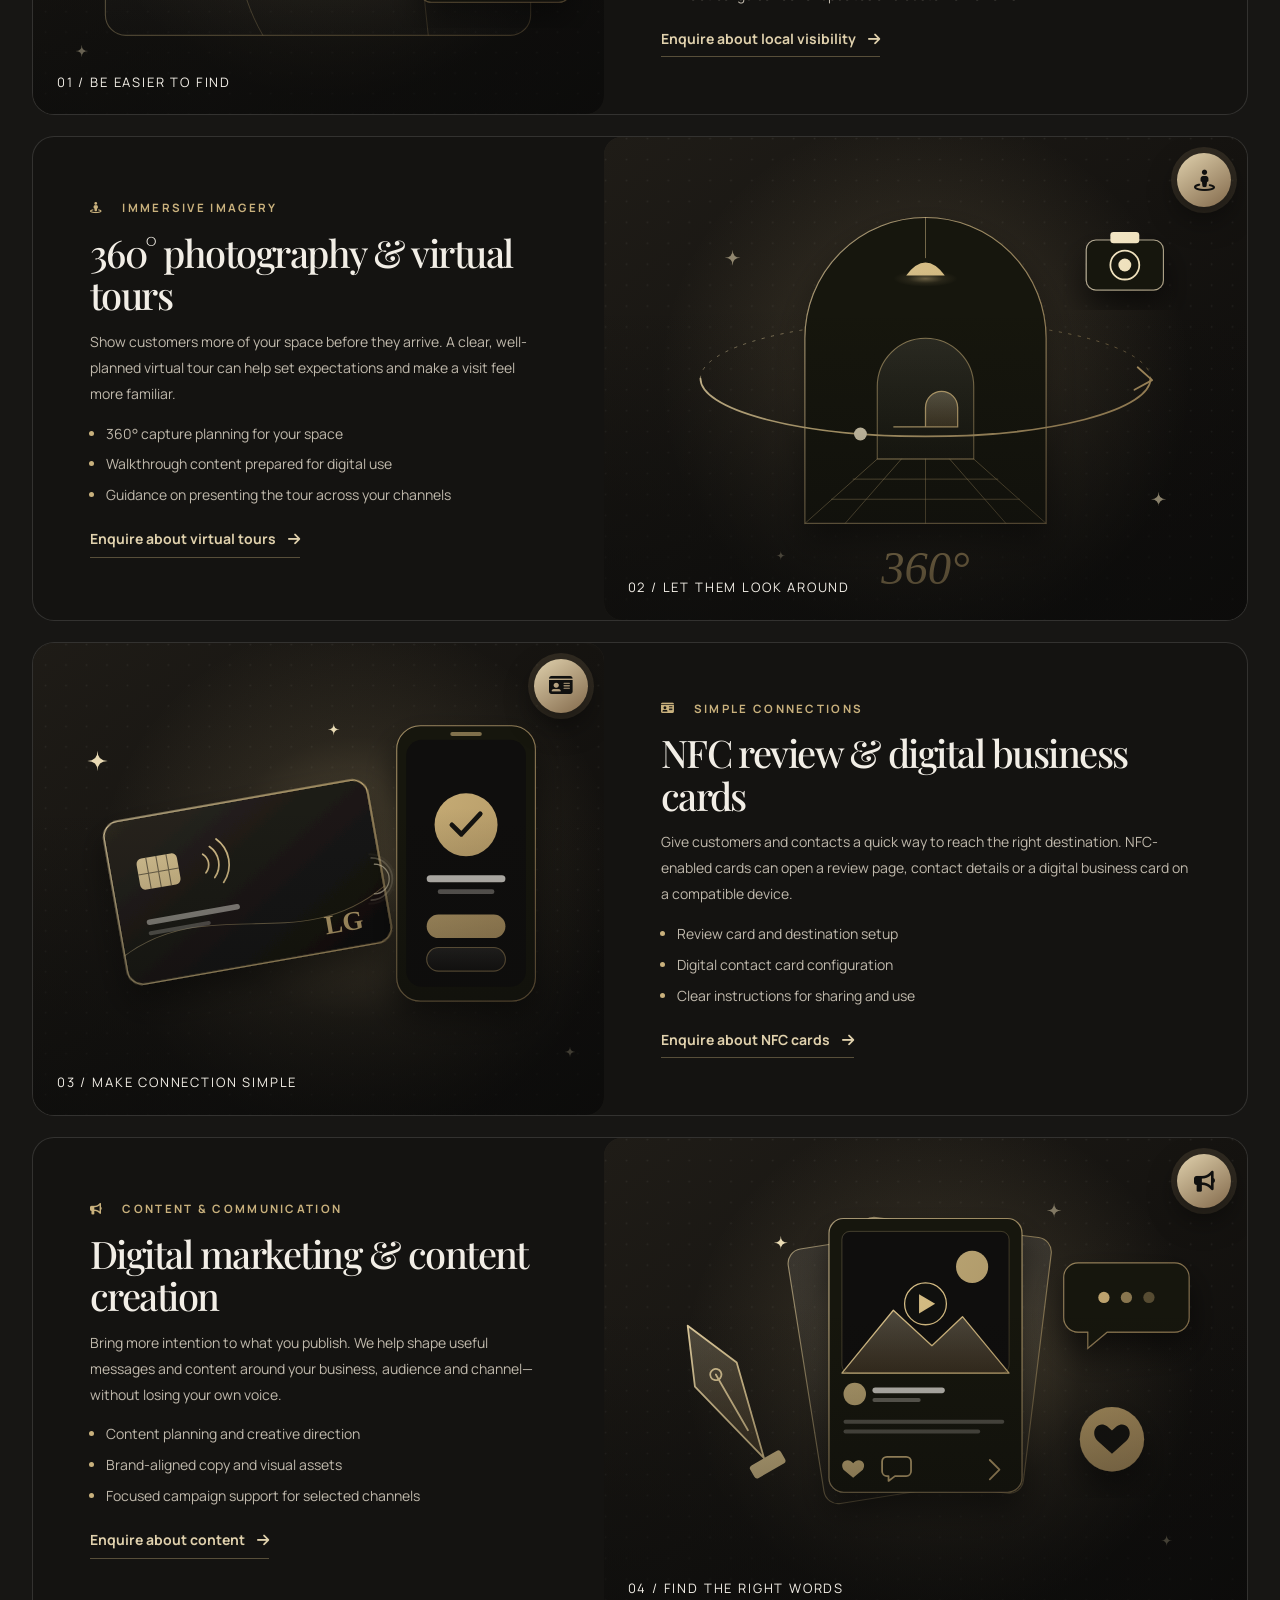
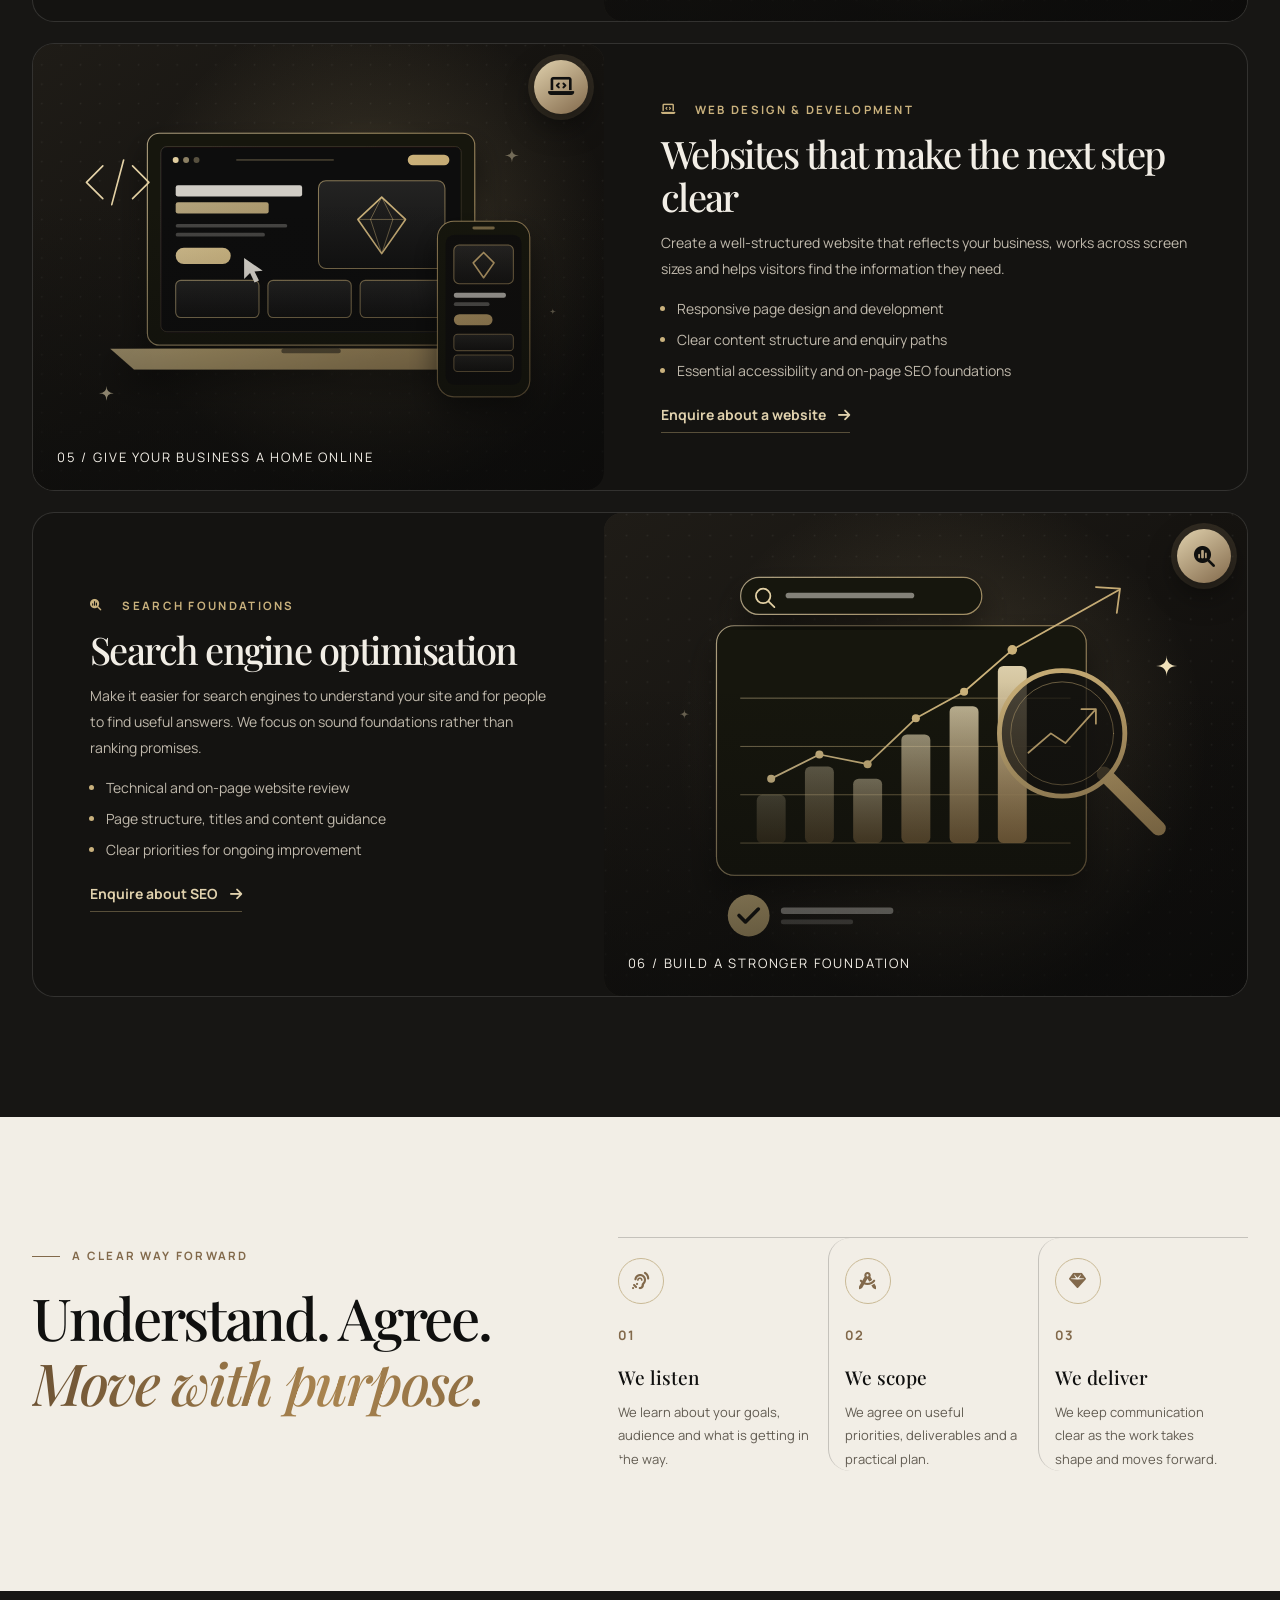
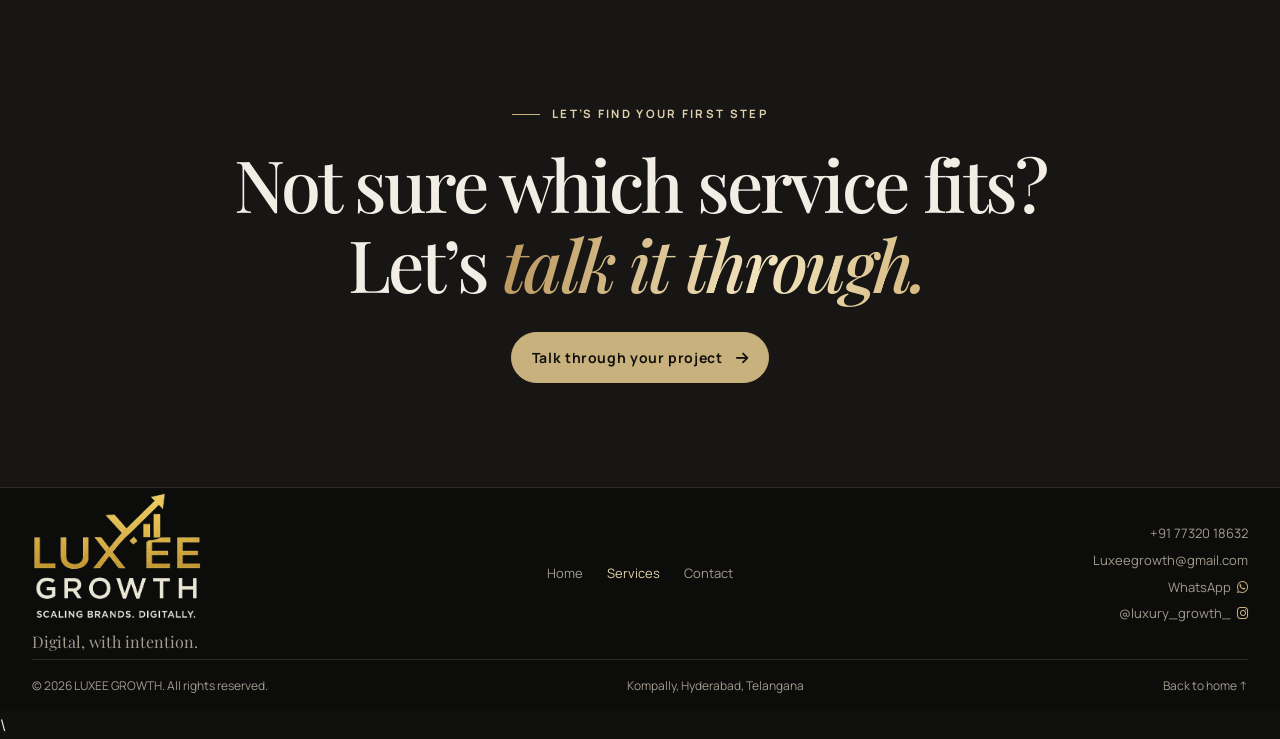
<file: services.html>
<!DOCTYPE html>
<html lang="en">

<head>
    <meta charset="UTF-8">
    <meta name="viewport" content="width=device-width, initial-scale=1.0">
    <meta name="theme-color" content="#11100f">
    <link rel="icon" type="image/svg+xml" href="/favicon.svg">
    <link rel="icon" type="image/png" sizes="16x16" href="/favicon-16x16.png">
    <link rel="icon" type="image/png" sizes="32x32" href="/favicon-32x32.png">
    <link rel="icon" type="image/png" sizes="48x48" href="/favicon-48x48.png">
    <link rel="shortcut icon" href="/favicon.ico">
    <link rel="apple-touch-icon" sizes="180x180" href="/apple-touch-icon.png">
    <title>Web Design &amp; Digital Marketing Services | LUXEE GROWTH</title>
    <meta name="description"
        content="Explore web design, local SEO, Google Business Profile support, 360° virtual tours, NFC review cards and content services in Hyderabad.">
    <meta name="robots" content="index, follow">
    <link rel="canonical" href="https://www.luxeegrowth.in/services.html">
    <meta property="og:type" content="website">
    <meta property="og:locale" content="en_IN">
    <meta property="og:site_name" content="LUXEE GROWTH">
    <meta property="og:title" content="Web Design &amp; Digital Marketing Services | LUXEE GROWTH">
    <meta property="og:description" content="Web design, local SEO, Google Business Profile support, 360° virtual tours and digital content for Hyderabad businesses.">
    <meta property="og:url" content="https://www.luxeegrowth.in/services.html">
    <meta property="og:image" content="https://www.luxeegrowth.in/assets/luxee-logo.png">
    <meta property="og:image:alt" content="LUXEE GROWTH logo">
    <meta name="twitter:card" content="summary">
    <link rel="preconnect" href="https://fonts.googleapis.com">
    <link rel="preconnect" href="https://fonts.gstatic.com" crossorigin>
    <link
        href="https://fonts.googleapis.com/css2?family=Manrope:wght@400;500;600;700&family=Playfair+Display:wght@500;600;700&display=swap"
        rel="stylesheet">
    <link rel="stylesheet" href="https://cdnjs.cloudflare.com/ajax/libs/font-awesome/6.4.0/css/all.min.css">
    <link rel="stylesheet" href="styles.css?v=24">
    <script src="scripts.js?v=5" defer></script>
</head>

<body id="top" data-page="services">
    <div class="scroll-progress" aria-hidden="true"><span></span></div>
    <header class="navbar">
        <div class="container nav-container">
            <a href="index.html" class="brand-logo" aria-label="LUXEE GROWTH home">
                <img class="brand-logo-image" src="assets/luxee-logo.png" alt="LUXEE GROWTH">
            </a>
            <nav class="nav-menu" id="nav-menu" aria-label="Main navigation">
                <a class="nav-link" href="index.html">Home</a>
                <div class="nav-dropdown" id="services-dropdown">
                    <a class="nav-link nav-dropdown-toggle" href="services.html" aria-current="page" aria-haspopup="true" aria-expanded="false">Services <i class="fa-solid fa-chevron-down nav-caret" aria-hidden="true"></i></a>
                    <div class="nav-dropdown-menu" role="menu" aria-label="Services">
                        <a class="nav-dropdown-item" href="services.html#local-search" role="menuitem"><i class="fa-solid fa-location-dot" aria-hidden="true"></i><span>Local search &amp; Google Business Profile</span></a>
                        <a class="nav-dropdown-item" href="services.html#virtual-tours" role="menuitem"><i class="fa-solid fa-street-view" aria-hidden="true"></i><span>360° photography &amp; virtual tours</span></a>
                        <a class="nav-dropdown-item" href="services.html#nfc-cards" role="menuitem"><i class="fa-solid fa-id-card" aria-hidden="true"></i><span>NFC review &amp; digital business cards</span></a>
                        <a class="nav-dropdown-item" href="services.html#content" role="menuitem"><i class="fa-solid fa-bullhorn" aria-hidden="true"></i><span>Digital marketing &amp; content creation</span></a>
                        <a class="nav-dropdown-item" href="services.html#web-design" role="menuitem"><i class="fa-solid fa-laptop-code" aria-hidden="true"></i><span>Websites that make the next step clear</span></a>
                        <a class="nav-dropdown-item" href="services.html#search" role="menuitem"><i class="fa-solid fa-magnifying-glass-chart" aria-hidden="true"></i><span>Search engine optimisation</span></a>
                    </div>
                </div>
                <a class="nav-link" href="contact.html">Contact</a>
                <a class="nav-link nav-link-cta" href="contact.html"> meet us <i
                        class="fa-solid fa-arrow-up-right-from-square" aria-hidden="true"></i></a>
            </nav>
            <button class="menu-toggle" id="menu-toggle" type="button" aria-label="Open navigation"
                aria-expanded="false" aria-controls="nav-menu">
                <span></span><span></span>
            </button>
        </div>
    </header>

    <main>
        <section class="page-hero services-hero">
            <div class="page-hero-brand">
                <div class="brand-orbit" style="--n:6">
                    <span class="orbit-glow" aria-hidden="true"></span>
                    <span class="orbit-ring" aria-hidden="true"></span>
                    <span class="logo-shockwave" aria-hidden="true"></span>
                    <span class="logo-shockwave logo-shockwave-late" aria-hidden="true"></span>
                    <span class="logo-flare" aria-hidden="true"></span>
                    <div class="brand-logo3d" data-depth="0.6">
                        <div class="brand-logo-inner">
                            <img src="assets/luxee-logo.png" alt="LUXEE GROWTH logo" width="902" height="679" fetchpriority="high">
                            <span class="logo-shine" aria-hidden="true"></span>
                        </div>
                    </div>
                    <ul class="orbit-icons" data-depth="1.4" aria-label="Our services">
                        <li style="--i:0;--x:0.00;--y:-36.00"><a href="#web-design"><i class="fa-solid fa-laptop-code" aria-hidden="true"></i><span>Websites</span></a></li>
                        <li style="--i:1;--x:37.24;--y:-18.00"><a href="#local-search"><i class="fa-solid fa-location-dot" aria-hidden="true"></i><span>Local search</span></a></li>
                        <li style="--i:2;--x:37.24;--y:18.00"><a href="#virtual-tours"><i class="fa-solid fa-street-view" aria-hidden="true"></i><span>360° tours</span></a></li>
                        <li style="--i:3;--x:0.00;--y:36.00"><a href="#nfc-cards"><i class="fa-solid fa-id-card" aria-hidden="true"></i><span>NFC cards</span></a></li>
                        <li style="--i:4;--x:-37.24;--y:18.00"><a href="#content"><i class="fa-solid fa-bullhorn" aria-hidden="true"></i><span>Marketing</span></a></li>
                        <li style="--i:5;--x:-37.24;--y:-18.00"><a href="#search"><i class="fa-solid fa-magnifying-glass-chart" aria-hidden="true"></i><span>SEO</span></a></li>
                    </ul>
                </div>
            </div>
            <div class="page-hero-shade"></div>
            <div class="container page-hero-content reveal">
                <span class="eyebrow"><span class="eyebrow-rule"></span> Our services</span>
                <h1>Premium digital services.<br><em>Built around your brand.</em></h1>
                <p>Web design, local SEO, 360° virtual tours, NFC review cards and digital marketing for Hyderabad
                    businesses. Choose one service or combine them; everything is scoped upfront.</p>
                <a class="button button-primary" href="contact.html">Find your starting point <i
                        class="fa-solid fa-arrow-right" aria-hidden="true"></i></a>
            </div>
        </section>

        <section class="service-detail-section section-pad">
            <div class="container">
                <div class="service-intro reveal">
                    <span class="eyebrow"><span class="eyebrow-rule"></span> Six ways to begin</span>
                    <h2>Choose what matters<br><em>most right now.</em></h2>
                    <p>Not sure where to start? Share your goal and we will recommend the right first step.</p>
                </div>

                <div class="service-detail-list">
                    <article class="service-detail reveal" id="local-search">
                        <div class="service-detail-image">
                            <div class="service-icon"><i class="fa-solid fa-location-dot" aria-hidden="true"></i></div>
                            <img src="assets/illustrations/local-search.svg"
                                alt="Gold map pin above a stylised city map with a five-star review card" loading="lazy">
                            <span>01 / Be easier to find</span>
                        </div>
                        <div class="service-detail-copy">
                            <span class="eyebrow"><i class="fa-solid fa-location-dot" aria-hidden="true"></i> Local visibility</span>
                            <h2>Local search & Google Business Profile</h2>
                            <p>Help people nearby find accurate, useful information about your business when they
                                search. We can review your Google Business Profile, improve its completeness and
                                align it with your website.</p>
                            <ul>
                                <li>Profile setup or review</li>
                                <li>Business information and category alignment</li>
                                <li>Practical guidance for updates and customer reviews</li>
                            </ul>
                            <a class="underlined-link"
                                href="contact.html?service=Google%20Maps%20%26%20Local%20Visibility">Enquire about
                                local visibility <i class="fa-solid fa-arrow-right" aria-hidden="true"></i></a>
                        </div>
                    </article>

                    <article class="service-detail service-detail-reverse reveal" id="virtual-tours">
                        <div class="service-detail-image">
                            <div class="service-icon"><i class="fa-solid fa-street-view" aria-hidden="true"></i></div>
                            <img src="assets/illustrations/virtual-tour.svg"
                                alt="An elegant arched interior wrapped by a 360 degree orbit" loading="lazy">
                            <span>02 / Let them look around</span>
                        </div>
                        <div class="service-detail-copy">
                            <span class="eyebrow"><i class="fa-solid fa-street-view" aria-hidden="true"></i> Immersive imagery</span>
                            <h2>360° photography & virtual tours</h2>
                            <p>Show customers more of your space before they arrive. A clear, well-planned virtual
                                tour can help set expectations and make a visit feel more familiar.</p>
                            <ul>
                                <li>360° capture planning for your space</li>
                                <li>Walkthrough content prepared for digital use</li>
                                <li>Guidance on presenting the tour across your channels</li>
                            </ul>
                            <a class="underlined-link"
                                href="contact.html?service=360%20Photography%20%26%20Virtual%20Tours">Enquire about
                                virtual tours <i class="fa-solid fa-arrow-right" aria-hidden="true"></i></a>
                        </div>
                    </article>

                    <article class="service-detail reveal" id="nfc-cards">
                        <div class="service-detail-image">
                            <div class="service-icon"><i class="fa-solid fa-id-card" aria-hidden="true"></i></div>
                            <img src="assets/illustrations/nfc-cards.svg"
                                alt="Premium black and gold NFC card tapping a smartphone" loading="lazy">
                            <span>03 / Make connection simple</span>
                        </div>
                        <div class="service-detail-copy">
                            <span class="eyebrow"><i class="fa-solid fa-id-card" aria-hidden="true"></i> Simple connections</span>
                            <h2>NFC review & digital business cards</h2>
                            <p>Give customers and contacts a quick way to reach the right destination. NFC-enabled
                                cards can open a review page, contact details or a digital business card on a
                                compatible device.</p>
                            <ul>
                                <li>Review card and destination setup</li>
                                <li>Digital contact card configuration</li>
                                <li>Clear instructions for sharing and use</li>
                            </ul>
                            <a class="underlined-link"
                                href="contact.html?service=NFC%20Review%20Cards%20%26%20Business%20Cards">Enquire
                                about NFC cards <i class="fa-solid fa-arrow-right" aria-hidden="true"></i></a>
                        </div>
                    </article>

                    <article class="service-detail service-detail-reverse reveal" id="content">
                        <div class="service-detail-image">
                            <div class="service-icon"><i class="fa-solid fa-bullhorn" aria-hidden="true"></i></div>
                            <img src="assets/illustrations/content-creation.svg"
                                alt="Layered social post cards with pen nib, chat and like bubbles" loading="lazy">
                            <span>04 / Find the right words</span>
                        </div>
                        <div class="service-detail-copy">
                            <span class="eyebrow"><i class="fa-solid fa-bullhorn" aria-hidden="true"></i> Content & communication</span>
                            <h2>Digital marketing & content creation</h2>
                            <p>Bring more intention to what you publish. We help shape useful messages and content
                                around your business, audience and channel—without losing your own voice.</p>
                            <ul>
                                <li>Content planning and creative direction</li>
                                <li>Brand-aligned copy and visual assets</li>
                                <li>Focused campaign support for selected channels</li>
                            </ul>
                            <a class="underlined-link"
                                href="contact.html?service=Digital%20Marketing%20%26%20Content%20Creation">Enquire
                                about content <i class="fa-solid fa-arrow-right" aria-hidden="true"></i></a>
                        </div>
                    </article>

                    <article class="service-detail reveal" id="web-design">
                        <div class="service-detail-image">
                            <div class="service-icon"><i class="fa-solid fa-laptop-code" aria-hidden="true"></i></div>
                            <img src="assets/illustrations/web-design.svg" alt="Laptop and phone showing a premium website design"
                                loading="lazy">
                            <span>05 / Give your business a home online</span>
                        </div>
                        <div class="service-detail-copy">
                            <span class="eyebrow"><i class="fa-solid fa-laptop-code" aria-hidden="true"></i> Web design & development</span>
                            <h2>Websites that make the next step clear</h2>
                            <p>Create a well-structured website that reflects your business, works across screen
                                sizes and helps visitors find the information they need.</p>
                            <ul>
                                <li>Responsive page design and development</li>
                                <li>Clear content structure and enquiry paths</li>
                                <li>Essential accessibility and on-page SEO foundations</li>
                            </ul>
                            <a class="underlined-link"
                                href="contact.html?service=Website%20Development">Enquire about a website <i
                                    class="fa-solid fa-arrow-right" aria-hidden="true"></i></a>
                        </div>
                    </article>

                    <article class="service-detail service-detail-reverse reveal" id="search">
                        <div class="service-detail-image">
                            <div class="service-icon"><i class="fa-solid fa-magnifying-glass-chart" aria-hidden="true"></i></div>
                            <img src="assets/illustrations/seo-analytics.svg"
                                alt="Rising bar chart and growth line inspected by a gold magnifying glass" loading="lazy">
                            <span>06 / Build a stronger foundation</span>
                        </div>
                        <div class="service-detail-copy">
                            <span class="eyebrow"><i class="fa-solid fa-magnifying-glass-chart" aria-hidden="true"></i> Search foundations</span>
                            <h2>Search engine optimisation</h2>
                            <p>Make it easier for search engines to understand your site and for people to find
                                useful answers. We focus on sound foundations rather than ranking promises.</p>
                            <ul>
                                <li>Technical and on-page website review</li>
                                <li>Page structure, titles and content guidance</li>
                                <li>Clear priorities for ongoing improvement</li>
                            </ul>
                            <a class="underlined-link" href="contact.html?service=Google%20SEO">Enquire about SEO <i
                                    class="fa-solid fa-arrow-right" aria-hidden="true"></i></a>
                        </div>
                    </article>
                </div>
            </div>
        </section>

        <section class="process-section section-pad">
            <div class="container process-inner">
                <div class="process-heading reveal">
                    <span class="eyebrow"><span class="eyebrow-rule"></span> A clear way forward</span>
                    <h2>Understand. Agree.<br><em>Move with purpose.</em></h2>
                </div>
                <div class="process-steps">
                    <article class="process-step reveal"><i class="fa-solid fa-ear-listen" aria-hidden="true"></i><span>01</span><h3>We listen</h3><p>We learn about your
                        goals, audience and what is getting in the way.</p></article>
                    <article class="process-step reveal"><i class="fa-solid fa-compass-drafting" aria-hidden="true"></i><span>02</span><h3>We scope</h3><p>We agree on useful
                        priorities, deliverables and a practical plan.</p></article>
                    <article class="process-step reveal"><i class="fa-solid fa-gem" aria-hidden="true"></i><span>03</span><h3>We deliver</h3><p>We keep communication
                        clear as the work takes shape and moves forward.</p></article>
                </div>
            </div>
        </section>

        <section class="closing-section">
            <div class="container closing-inner reveal">
                <span class="eyebrow"><span class="eyebrow-rule"></span> Let’s find your first step</span>
                <h2>Not sure which service fits?<br>Let’s <em>talk it through.</em></h2>
                <a class="button button-primary" href="contact.html">Talk through your project <i
                        class="fa-solid fa-arrow-right" aria-hidden="true"></i></a>
            </div>
        </section>
    </main>

    <footer class="site-footer">
        <div class="container footer-main">
            <div class="footer-brand">
                <a href="index.html" aria-label="LUXEE GROWTH home"><img class="footer-logo-image"
                        src="assets/luxee-logo.png" alt="LUXEE GROWTH"></a>
                <p>Digital, with intention.</p>
            </div>
            <div class="footer-nav"><a href="index.html">Home</a><a href="services.html"
                    aria-current="page">Services</a><a href="contact.html">Contact</a></div>
            <div class="footer-contact">
                <a href="tel:+917732018632">+91 77320 18632</a>
                <a href="mailto:Luxeegrowth@gmail.com">Luxeegrowth@gmail.com</a>
                <a href="https://wa.me/917732018632" target="_blank"
                    rel="noopener noreferrer">WhatsApp <i class="fa-brands fa-whatsapp"
                        aria-hidden="true"></i></a>
                <a href="https://www.instagram.com/luxury_growth_/" target="_blank"
                    rel="noopener noreferrer">@luxury_growth_ <i class="fa-brands fa-instagram"
                        aria-hidden="true"></i></a>
            </div>
        </div>
        <div class="container footer-bottom"><span>© 2026 LUXEE GROWTH. All rights reserved.</span><span>Kompally,
                Hyderabad, Telangana</span><a href="index.html">Back to home ↑</a></div>
    </footer>
    <a class="back-to-top" href="#top" aria-label="Back to top"><i class="fa-solid fa-arrow-up" aria-hidden="true"></i></a>
    <a class="whatsapp-float" href="https://wa.me/917732018632?text=Hello%20LUXEE%20GROWTH%2C%20I%27d%20like%20to%20discuss%20a%20project." target="_blank" rel="noopener noreferrer" aria-label="Chat with LUXEE GROWTH on WhatsApp"><i class="fa-brands fa-whatsapp" aria-hidden="true"></i><span>Chat on WhatsApp</span></a>
</body>

</html>\
</file>
<file: styles.css>
:root {
    color-scheme: dark;
    --black: #10100f;
    --black-soft: #171614;
    --black-card: #1d1b18;
    --ivory: #f2eee6;
    --ivory-muted: #c0b9ac;
    --gold: #c9b17d;
    --gold-light: #e0d1ad;
    --bronze: #82694b;
    --line: rgba(242, 238, 230, 0.14);
    --line-gold: rgba(201, 177, 125, 0.38);
    --serif: "Playfair Display", Georgia, serif;
    --sans: "Manrope", Arial, sans-serif;
    --ease: 240ms cubic-bezier(0.2, 0.7, 0.2, 1);
}

* {
    box-sizing: border-box;
    margin: 0;
    padding: 0;
}

html {
    overflow-x: hidden;
    scroll-behavior: smooth;
    scroll-padding-top: 96px;
}

body {
    overflow-x: hidden;
    background: var(--black);
    color: var(--ivory);
    font-family: var(--sans);
    font-size: 16px;
    font-weight: 400;
    line-height: 1.75;
    -webkit-font-smoothing: antialiased;
}

body,
button,
input,
select,
textarea {
    font-family: var(--sans);
}

button,
input,
select,
textarea {
    font: inherit;
}

button {
    color: inherit;
}

a {
    color: inherit;
    text-decoration: none;
    -webkit-tap-highlight-color: transparent;
}

button,
input,
select,
textarea {
    -webkit-tap-highlight-color: transparent;
}

img {
    display: block;
    max-width: 100%;
}

::selection {
    background: var(--gold);
    color: var(--black);
}

:focus-visible {
    outline: 2px solid var(--gold-light);
    outline-offset: 4px;
}

.container {
    width: min(100% - 64px, 1220px);
    margin-inline: auto;
}

.navbar {
    position: fixed;
    z-index: 1000;
    inset: 0 0 auto;
    border-bottom: 1px solid rgba(242, 238, 230, 0.12);
    background: rgba(16, 16, 15, 0.91);
    backdrop-filter: blur(16px);
    transition: background var(--ease), border-color var(--ease);
}

.nav-container {
    display: flex;
    min-height: 88px;
    align-items: center;
    justify-content: space-between;
    gap: 32px;
}

.brand-logo {
    display: inline-flex;
    flex: 0 0 auto;
    align-items: center;
}

.brand-logo-image {
    width: 124px;
    height: auto;
}

.nav-menu {
    display: flex;
    align-items: center;
    gap: clamp(24px, 3.5vw, 48px);
}

.nav-link {
    position: relative;
    color: var(--ivory-muted);
    font-size: 13.5px;
    font-weight: 600;
    letter-spacing: 0.045em;
    transition: color var(--ease);
}

.nav-link:hover,
.nav-link[aria-current="page"] {
    color: var(--ivory);
}

.nav-link:not(.nav-link-cta)::after {
    position: absolute;
    right: 0;
    bottom: -8px;
    left: 0;
    height: 1px;
    transform: scaleX(0);
    transform-origin: right;
    background: var(--gold);
    content: "";
    transition: transform var(--ease);
}

.nav-link:not(.nav-link-cta):hover::after,
.nav-link:not(.nav-link-cta)[aria-current="page"]::after {
    transform: scaleX(1);
    transform-origin: left;
}

.nav-link-cta {
    display: inline-flex;
    min-height: 42px;
    align-items: center;
    gap: 11px;
    padding: 0 16px;
    border: 1px solid var(--line-gold);
    color: var(--gold-light);
    transition: background var(--ease), border-color var(--ease), color var(--ease);
}

.nav-link-cta:hover {
    border-color: var(--gold);
    background: var(--gold);
    color: var(--black);
}

.nav-link-cta i {
    font-size: 11px;
}

.menu-toggle {
    display: none;
    width: 46px;
    height: 46px;
    flex: 0 0 auto;
    flex-direction: column;
    align-items: center;
    justify-content: center;
    gap: 6px;
    border: 1px solid var(--line-gold);
    background: transparent;
    cursor: pointer;
}

.menu-toggle span {
    width: 17px;
    height: 1px;
    transform-origin: center;
    background: var(--gold-light);
    transition: transform var(--ease);
}

.menu-toggle[aria-expanded="true"] span:first-child {
    transform: translateY(3.5px) rotate(45deg);
}

.menu-toggle[aria-expanded="true"] span:last-child {
    transform: translateY(-3.5px) rotate(-45deg);
}

.home-hero {
    position: relative;
    display: flex;
    min-height: max(720px, min(940px, 100svh));
    align-items: center;
    padding: 128px 0 96px;
    isolation: isolate;
    overflow: hidden;
    background: #0e0d0c;
}

.eyebrow {
    display: inline-flex;
    align-items: center;
    gap: 12px;
    color: var(--gold-light);
    font-size: 11.5px;
    font-weight: 700;
    letter-spacing: 0.2em;
    line-height: 1.6;
    text-transform: uppercase;
}

.eyebrow-rule {
    width: 28px;
    height: 1px;
    flex: 0 0 auto;
    background: var(--gold);
}

.home-hero h1,
.page-hero h1,
.intro-copy h2,
.section-heading-row h2,
.partners-heading h2,
.closing-inner h2,
.service-intro h2,
.service-detail-copy h2,
.process-heading h2,
.contact-sidebar h2 {
    font-family: var(--serif);
    font-weight: 500;
    letter-spacing: -0.04em;
    line-height: 1.12;
}

.home-hero h1 {
    max-width: 700px;
    margin-top: 26px;
    font-size: clamp(46px, 5.9vw, 86px);
    line-height: 1.04;
}

.home-hero h1 em,
.page-hero h1 em,
.intro-copy h2 em,
.section-heading-row h2 em,
.partners-heading h2 em,
.closing-inner h2 em,
.service-intro h2 em,
.process-heading h2 em,
.contact-sidebar h2 em {
    color: var(--gold-light);
    font-weight: 500;
}

.hero-subtitle {
    max-width: 540px;
    margin-top: 24px;
    color: rgba(242, 238, 230, 0.8);
    font-size: 17px;
    line-height: 1.9;
}

.hero-actions {
    display: flex;
    flex-wrap: wrap;
    align-items: center;
    gap: 14px;
    margin-top: 31px;
}

.button {
    position: relative;
    display: inline-flex;
    min-height: 51px;
    align-items: center;
    justify-content: center;
    gap: 13px;
    padding: 13px 20px;
    border: 1px solid transparent;
    font-size: 14px;
    font-weight: 700;
    letter-spacing: 0.045em;
    line-height: 1.4;
    text-align: center;
    transition: color var(--ease), border-color var(--ease), background var(--ease), transform var(--ease);
}

.button:hover {
    transform: translateY(-2px);
}

.button-primary {
    border-color: var(--gold);
    background: var(--gold);
    color: var(--black);
}

.button-primary:hover {
    border-color: var(--gold-light);
    background: var(--gold-light);
}

.button-primary i,
.button-outline i,
.button-quiet i,
.underlined-link i,
.contact-close-inner a i {
    font-size: 14px;
    transition: transform var(--ease);
}

.button:hover i,
.underlined-link:hover i,
.contact-close-inner a:hover i {
    transform: translateX(4px);
}

.button-quiet {
    border-color: rgba(242, 238, 230, 0.42);
    color: var(--ivory);
}

.button-quiet:hover {
    border-color: var(--ivory);
    background: rgba(242, 238, 230, 0.08);
}

.button-outline {
    border-color: var(--line-gold);
    color: var(--gold-light);
}

.button-outline:hover {
    border-color: var(--gold);
    background: var(--gold);
    color: var(--black);
}

.hero-scroll,
.hero-index {
    position: absolute;
    bottom: 30px;
    color: rgba(242, 238, 230, 0.72);
    font-size: 13px;
    letter-spacing: 0.14em;
    text-transform: uppercase;
}

.hero-scroll {
    left: max(32px, calc((100vw - 1220px) / 2));
    display: flex;
    align-items: center;
    gap: 11px;
}

.hero-scroll span {
    width: 29px;
    height: 1px;
    background: var(--gold);
    transition: width var(--ease);
}

.hero-scroll:hover span {
    width: 44px;
}

.hero-index {
    right: max(32px, calc((100vw - 1220px) / 2));
    color: var(--gold-light);
}

.section-pad {
    padding: 120px 0;
}

.intro-section {
    background: var(--ivory);
    color: var(--black);
}

.intro-grid {
    display: grid;
    grid-template-columns: 0.63fr 1fr 0.76fr;
    align-items: start;
    gap: clamp(35px, 5vw, 72px);
}

.intro-section .eyebrow,
.about-section .eyebrow,
.process-section .eyebrow,
.contact-page-section .eyebrow {
    color: var(--bronze);
}

.intro-section .eyebrow-rule,
.about-section .eyebrow-rule,
.process-section .eyebrow-rule,
.contact-page-section .eyebrow-rule {
    background: var(--bronze);
}

.section-count {
    display: block;
    margin-top: 22px;
    color: #857e72;
    font-size: 13px;
    letter-spacing: 0.12em;
    text-transform: uppercase;
}

.intro-copy h2,
.section-heading-row h2,
.partners-heading h2,
.closing-inner h2,
.service-intro h2,
.process-heading h2,
.contact-sidebar h2 {
    margin-top: 20px;
    font-size: clamp(39px, 5vw, 62px);
}

.intro-copy h2 em,
.about-section h2 em,
.service-intro h2 em,
.process-heading h2 em {
    color: var(--bronze);
}

.intro-copy p {
    max-width: 515px;
    margin-top: 20px;
    color: #5f5a51;
    font-size: 16px;
    line-height: 1.95;
}

.underlined-link {
    display: inline-flex;
    align-items: center;
    gap: 12px;
    margin-top: 24px;
    padding-bottom: 5px;
    border-bottom: 1px solid var(--bronze);
    color: var(--black);
    font-size: 14px;
    font-weight: 700;
    transition: color var(--ease), border-color var(--ease);
}

.underlined-link:hover {
    border-color: var(--gold);
    color: var(--bronze);
}

.intro-image {
    position: relative;
    margin: 9px 0 0;
}

.intro-image img {
    width: 100%;
    height: 310px;
    object-fit: cover;
}

.intro-image figcaption {
    position: absolute;
    right: 0;
    bottom: 0;
    padding: 11px 14px;
    background: var(--black);
    color: var(--ivory);
    font-family: var(--serif);
    font-size: 16px;
}

.featured-section {
    background: var(--black-soft);
}

.section-heading-row {
    display: flex;
    align-items: end;
    justify-content: space-between;
    gap: 35px;
    margin-bottom: 43px;
}

.section-heading-row h2,
.partners-heading h2,
.closing-inner h2 {
    font-size: clamp(40px, 5.3vw, 66px);
}

.desktop-link {
    flex: 0 0 auto;
    margin-bottom: 8px;
    color: var(--ivory);
    border-color: var(--line-gold);
}

.featured-grid {
    display: grid;
    grid-template-columns: 1.15fr 0.85fr 0.85fr;
    grid-template-rows: 390px;
    gap: 13px;
}

.feature-card {
    position: relative;
    display: flex;
    min-width: 0;
    align-items: end;
    overflow: hidden;
    background: var(--black-card);
    isolation: isolate;
}

.feature-card::after {
    position: absolute;
    z-index: -1;
    inset: 0;
    border: 1px solid rgba(201, 177, 125, 0);
    content: "";
    transition: border-color var(--ease);
}

.feature-card:hover::after,
.feature-card:focus-visible::after {
    border-color: rgba(201, 177, 125, 0.65);
}

.feature-card > img {
    position: absolute;
    z-index: -2;
    inset: 0;
    width: 100%;
    height: 100%;
    object-fit: cover;
    transition: transform 700ms cubic-bezier(0.2, 0.7, 0.2, 1);
}

.feature-card:hover > img,
.feature-card:focus-visible > img {
    transform: scale(1.045);
}

.feature-overlay {
    position: absolute;
    z-index: -1;
    inset: 0;
    background: linear-gradient(0deg, rgba(10, 10, 9, 0.91), rgba(10, 10, 9, 0.03) 76%);
}

.feature-number {
    position: absolute;
    top: 19px;
    left: 20px;
    color: rgba(242, 238, 230, 0.8);
    font-size: 13px;
    letter-spacing: 0.16em;
}

.feature-caption {
    display: grid;
    width: 100%;
    gap: 4px;
    padding: 22px;
}

.feature-caption small {
    color: var(--gold-light);
    font-size: 12px;
    font-weight: 700;
    letter-spacing: 0.16em;
    text-transform: uppercase;
}

.feature-caption strong {
    font-family: var(--serif);
    font-size: clamp(19px, 2vw, 26px);
    font-weight: 500;
    line-height: 1.25;
}

.feature-caption > span {
    display: inline-flex;
    align-items: center;
    gap: 9px;
    margin-top: 8px;
    color: rgba(242, 238, 230, 0.75);
    font-size: 13px;
}

.feature-caption > span i {
    color: var(--gold-light);
    transition: transform var(--ease);
}

.feature-card:hover .feature-caption > span i {
    transform: translateX(4px);
}

.mobile-link {
    display: none;
    color: var(--ivory);
    border-color: var(--line-gold);
}

.partners-section {
    padding: 89px 0;
    border-block: 1px solid var(--line);
    background: #131210;
}

.partners-heading h2 {
    margin-top: 16px;
    font-size: clamp(34px, 4vw, 48px);
}

.partners-heading p {
    max-width: 510px;
    margin-top: 17px;
    color: #a9a195;
    font-size: 14px;
    line-height: 1.8;
}

.journal-section {
    background: var(--ivory);
    color: var(--black);
}

.journal-heading {
    align-items: end;
}

.journal-heading h2 em {
    color: var(--bronze);
}

.journal-heading p {
    max-width: 430px;
    margin-top: 15px;
    color: #686157;
    font-size: 15px;
    line-height: 1.8;
}

.journal-heading .button-outline {
    flex: 0 0 auto;
    margin-bottom: 8px;
    border-color: #ae9a73;
    color: var(--black);
}

.journal-heading .button-outline:hover {
    border-color: var(--gold);
    color: var(--black);
}

.journal-grid {
    display: grid;
    grid-template-columns: repeat(4, minmax(0, 1fr));
    gap: 12px;
}

.journal-grid a {
    position: relative;
    aspect-ratio: 1 / 1;
    overflow: hidden;
    background: #d3c9b8;
}

.journal-grid img {
    width: 100%;
    height: 100%;
    object-fit: cover;
    transition: transform 650ms cubic-bezier(0.2, 0.7, 0.2, 1);
}

.journal-grid a:hover img,
.journal-grid a:focus-visible img {
    transform: scale(1.06);
}

.journal-hover {
    position: absolute;
    inset: 0;
    display: grid;
    place-items: center;
    background: rgba(16, 16, 15, 0.48);
    color: var(--ivory);
    font-size: 22px;
    opacity: 0;
    transition: opacity var(--ease);
}

.journal-grid a:hover .journal-hover,
.journal-grid a:focus-visible .journal-hover {
    opacity: 1;
}

.journal-disclaimer {
    margin-top: 13px;
    color: #726b61;
    font-size: 13px;
}

.closing-section {
    padding: 104px 0;
    background: var(--black-soft);
    text-align: center;
}

.closing-inner .eyebrow {
    justify-content: center;
}

.closing-inner h2 {
    margin: 19px auto 28px;
    font-size: clamp(43px, 6vw, 72px);
}

.page-hero {
    position: relative;
    display: flex;
    min-height: 590px;
    align-items: end;
    isolation: isolate;
    overflow: hidden;
    background: var(--black-card);
}

.page-hero-image,
.page-hero-shade {
    position: absolute;
    z-index: -1;
    inset: 0;
}

.page-hero-image img {
    width: 100%;
    height: 100%;
    object-fit: cover;
    object-position: center 46%;
}

.page-hero-shade {
    background: linear-gradient(90deg, rgba(12, 12, 11, 0.87) 0%, rgba(12, 12, 11, 0.56) 54%, rgba(12, 12, 11, 0.14) 100%),
        linear-gradient(0deg, rgba(12, 12, 11, 0.45), transparent 72%);
}

.page-hero-content {
    padding-top: 170px;
    padding-bottom: 85px;
}

.page-hero h1 {
    max-width: 800px;
    margin-top: 21px;
    font-size: clamp(51px, 7.5vw, 88px);
}

.page-hero-content > p:not(.eyebrow) {
    max-width: 530px;
    margin: 17px 0 25px;
    color: rgba(242, 238, 230, 0.84);
    font-size: 16px;
    line-height: 1.9;
}

.service-detail-section {
    background: var(--black-soft);
}

.service-intro {
    display: grid;
    grid-template-columns: 1fr 0.74fr;
    align-items: end;
    gap: 40px;
    margin-bottom: 59px;
}

.service-intro > .eyebrow {
    grid-column: 1 / -1;
    margin-bottom: -24px;
}

.service-intro h2 {
    margin-top: 0;
    font-size: clamp(40px, 5vw, 62px);
}

.service-intro > p {
    max-width: 420px;
    padding-bottom: 7px;
    color: var(--ivory-muted);
    font-size: 15px;
    line-height: 1.9;
}

.service-detail-list {
    display: grid;
    gap: 21px;
}

.service-detail {
    display: grid;
    grid-template-columns: 0.94fr 1.06fr;
    min-height: 380px;
    border: 1px solid var(--line);
    background: #141311;
}

.service-detail-reverse .service-detail-image {
    order: 2;
}

.service-detail-image {
    position: relative;
    min-height: 320px;
    overflow: hidden;
    background: #28251f;
}

.service-detail-image::after {
    position: absolute;
    inset: 35% 0 0;
    background: linear-gradient(0deg, rgba(12, 12, 11, 0.66), transparent);
    content: "";
}

.service-detail-image img {
    width: 100%;
    height: 100%;
    min-height: 320px;
    object-fit: cover;
    transition: transform 750ms cubic-bezier(0.2, 0.7, 0.2, 1);
}

.service-detail:hover .service-detail-image img {
    transform: scale(1.035);
}

.service-detail-image > span {
    position: absolute;
    z-index: 1;
    bottom: 21px;
    left: 24px;
    color: var(--ivory);
    font-size: 13px;
    letter-spacing: 0.14em;
    text-transform: uppercase;
}

.service-detail-copy {
    display: flex;
    flex-direction: column;
    align-items: flex-start;
    justify-content: center;
    padding: clamp(27px, 4.8vw, 57px);
}

.service-detail-copy .eyebrow {
    color: var(--gold);
}

.service-detail-copy h2 {
    margin-top: 14px;
    font-size: clamp(27px, 3.1vw, 38px);
}

.service-detail-copy p,
.service-detail-copy li {
    color: var(--ivory-muted);
    font-size: 14px;
    line-height: 1.85;
}

.service-detail-copy p {
    margin-top: 12px;
}

.service-detail-copy ul {
    display: grid;
    gap: 5px;
    margin-top: 14px;
    padding-left: 16px;
}

.service-detail-copy li::marker {
    color: var(--gold);
}

.service-detail-copy .underlined-link {
    margin-top: 19px;
    border-color: var(--line-gold);
    color: var(--gold-light);
}

.service-detail-copy .underlined-link:hover {
    border-color: var(--gold);
    color: var(--ivory);
}

.process-section {
    background: var(--ivory);
    color: var(--black);
}

.process-inner {
    display: grid;
    grid-template-columns: 0.9fr 1.1fr;
    gap: 70px;
}

.process-heading h2 {
    font-size: clamp(40px, 4.8vw, 58px);
}

.process-steps {
    display: grid;
    grid-template-columns: repeat(3, 1fr);
    align-content: center;
    border-top: 1px solid rgba(16, 16, 15, 0.2);
}

.process-step {
    padding: 20px 16px 0 0;
}

.process-step + .process-step {
    padding-left: 16px;
    border-left: 1px solid rgba(16, 16, 15, 0.2);
}

.process-step > span {
    color: var(--bronze);
    font-size: 13px;
    font-weight: 700;
    letter-spacing: 0.12em;
}

.process-step h3 {
    margin-top: 13px;
    font-family: var(--serif);
    font-size: 19px;
    font-weight: 500;
}

.process-step p {
    margin-top: 7px;
    color: #625c52;
    font-size: 13px;
    line-height: 1.8;
}

.contact-page-section {
    background: var(--ivory);
    color: var(--black);
}

.contact-page-grid {
    display: grid;
    grid-template-columns: 0.78fr 1.22fr;
    align-items: start;
    gap: clamp(50px, 8vw, 110px);
}

.contact-sidebar {
    position: sticky;
    top: 126px;
}

.contact-sidebar h2 {
    font-size: clamp(38px, 4.7vw, 57px);
}

.contact-sidebar h2 em {
    color: var(--bronze);
}

.contact-sidebar > p {
    max-width: 400px;
    margin-top: 15px;
    color: #615b51;
    font-size: 15px;
    line-height: 1.9;
}

.contact-methods {
    display: grid;
    gap: 16px;
    margin-top: 28px;
}

.contact-method {
    display: flex;
    align-items: center;
    gap: 13px;
    color: var(--black);
    font-size: 14px;
    transition: color var(--ease);
}

.contact-method:hover {
    color: var(--bronze);
}

.contact-method-icon {
    display: grid;
    width: 38px;
    height: 38px;
    flex: 0 0 auto;
    place-items: center;
    border: 1px solid #c9b995;
    color: var(--bronze);
    font-size: 16px;
}

.contact-method small {
    display: block;
    color: #80786d;
    font-size: 12px;
    letter-spacing: 0.11em;
    text-transform: uppercase;
}

.direct-whatsapp {
    display: flex;
    align-items: center;
    gap: 13px;
    margin-top: 31px;
    padding: 15px;
    border: 1px solid rgba(16, 16, 15, 0.2);
    color: var(--black);
    transition: background var(--ease), border-color var(--ease);
}

.direct-whatsapp:hover {
    border-color: #9f8a61;
    background: rgba(201, 177, 125, 0.13);
}

.direct-whatsapp > i:first-child {
    color: #63784c;
    font-size: 19px;
}

.direct-whatsapp > i:last-child {
    margin-left: auto;
    color: var(--bronze);
    font-size: 14px;
}

.direct-whatsapp span {
    font-size: 14px;
    font-weight: 700;
}

.direct-whatsapp small {
    display: block;
    color: #726b61;
    font-size: 12px;
    font-weight: 400;
}

.contact-form-shell {
    padding: clamp(25px, 4.5vw, 49px);
    border: 1px solid rgba(16, 16, 15, 0.15);
    background: #e9e3d8;
}

.contact-form .eyebrow {
    color: var(--bronze);
}

.contact-form .eyebrow-rule {
    background: var(--bronze);
}

.contact-form h2 {
    margin-top: 13px;
    font-family: var(--serif);
    font-size: clamp(27px, 3vw, 36px);
    font-weight: 500;
    letter-spacing: -0.025em;
    line-height: 1.2;
}

.form-intro {
    margin-top: 5px;
    margin-bottom: 25px;
    color: #625c52;
    font-size: 14px;
}

.input-group {
    min-width: 0;
    margin-bottom: 16px;
}

.form-row {
    display: grid;
    grid-template-columns: 1fr 1fr;
    gap: 14px;
}

.input-group label {
    display: block;
    margin-bottom: 6px;
    color: #33302a;
    font-size: 13px;
    font-weight: 700;
    letter-spacing: 0.035em;
}

.input-group label span {
    color: #8a604e;
}

.input-group input,
.input-group select,
.input-group textarea {
    width: 100%;
    min-height: 46px;
    padding: 11px 12px;
    border: 1px solid rgba(16, 16, 15, 0.22);
    border-radius: 12px;
    outline: none;
    background: rgba(255, 255, 255, 0.42);
    color: var(--black);
    font-size: 16px;
    transition: border-color var(--ease), box-shadow var(--ease), background var(--ease);
}

.input-group input::placeholder,
.input-group textarea::placeholder {
    color: #827b70;
}

.input-group select {
    color: #71695e;
}

.input-group select:valid {
    color: var(--black);
}

.input-group textarea {
    min-height: 115px;
    resize: vertical;
}

.input-group input:focus,
.input-group select:focus,
.input-group textarea:focus {
    border-color: var(--bronze);
    background: #f5f1e9;
    box-shadow: 0 0 0 2px rgba(130, 105, 75, 0.13);
}

.input-group input:invalid:not(:focus),
.input-group select:invalid:not(:focus),
.input-group textarea:invalid:not(:focus) {
    border-color: rgba(153, 93, 73, 0.5);
}

.full-width {
    width: 100%;
}

.form-note {
    margin-top: 11px;
    color: #686157;
    font-size: 13px;
    line-height: 1.8;
    text-align: center;
}

.status-box {
    min-height: 0;
    margin-top: 8px;
    color: #76533e;
    font-size: 14px;
    text-align: center;
}

.contact-close {
    border-top: 1px solid var(--line);
    background: var(--black-soft);
}

.contact-close-inner {
    display: flex;
    min-height: 76px;
    align-items: center;
    justify-content: space-between;
    gap: 20px;
    color: var(--ivory-muted);
    font-size: 14px;
}

.contact-close-inner a {
    display: inline-flex;
    align-items: center;
    gap: 10px;
    color: var(--gold-light);
    font-weight: 700;
}

.site-footer {
    border-top: 1px solid var(--line);
    background: #0c0c0b;
}

.footer-main {
    display: grid;
    min-height: 171px;
    grid-template-columns: 1fr auto 1fr;
    align-items: center;
    gap: 32px;
}

.footer-logo-image {
    width: 170px;
    height: auto;
}

.footer-brand p {
    margin-top: 8px;
    color: #a39b8f;
    font-family: var(--serif);
    font-size: 16px;
}

.footer-nav {
    display: flex;
    gap: 24px;
}

.footer-nav a,
.footer-contact a,
.footer-bottom {
    color: #a39b8f;
    font-size: 13px;
    transition: color var(--ease);
}

.footer-nav a:hover,
.footer-contact a:hover,
.footer-bottom a:hover {
    color: var(--gold-light);
}

.footer-nav a[aria-current="page"] {
    color: var(--gold-light);
}

.footer-contact {
    display: grid;
    justify-items: end;
    gap: 4px;
}

.footer-contact i {
    margin-left: 3px;
    color: var(--gold);
}

.footer-bottom {
    display: flex;
    min-height: 52px;
    align-items: center;
    justify-content: space-between;
    gap: 18px;
    border-top: 1px solid var(--line);
    font-size: 12px;
}

.footer-bottom a {
    color: #a39b8f;
}

.reveal {
    opacity: 1;
}

.motion-ready .reveal {
    opacity: 0;
    translate: 0 28px;
    transition: opacity 800ms ease, translate 800ms cubic-bezier(0.2, 0.7, 0.2, 1), transform 400ms ease;
}

.motion-ready .reveal.is-visible {
    opacity: 1;
    translate: 0 0;
}

.motion-ready .reveal:nth-child(2) {
    transition-delay: 90ms;
}

.motion-ready .reveal:nth-child(3) {
    transition-delay: 160ms;
}

@media (max-width: 960px) {
    .container {
        width: min(100% - 48px, 840px);
    }

    .nav-container {
        min-height: 78px;
    }

    .menu-toggle {
        display: flex;
    }

    .nav-menu {
        position: absolute;
        top: 100%;
        right: 0;
        left: 0;
        display: flex;
        flex-direction: column;
        align-items: stretch;
        gap: 0;
        padding: 0 16px;
        overflow-x: hidden;
        border-bottom: 1px solid var(--line-gold);
        background: rgba(16, 16, 15, 0.98);
        clip-path: inset(0 0 100% 0);
        pointer-events: none;
        transition: clip-path 360ms cubic-bezier(0.2, 0.7, 0.2, 1), padding 360ms ease;
    }

    .nav-menu.active {
        padding: 9px 16px 24px;
        clip-path: inset(0);
        pointer-events: auto;
    }

    .nav-link {
        padding: 13px 5px;
        border-bottom: 1px solid var(--line);
    }

    .nav-link-cta {
        align-self: flex-start;
        margin-top: 14px;
        padding: 0 14px;
        border: 1px solid var(--line-gold);
    }

    .intro-grid {
        grid-template-columns: 0.55fr 1fr;
        gap: 32px;
    }

    .section-label {
        grid-column: 1 / -1;
    }

    .section-count {
        display: inline-block;
        margin: 0 0 0 16px;
    }

    .intro-image {
        grid-column: 2;
    }

    .featured-grid {
        grid-template-columns: 1fr 1fr;
        grid-template-rows: 330px 300px;
    }

    .feature-card-tall {
        grid-row: span 2;
    }

    .service-detail {
        min-height: 350px;
    }

    .service-detail-copy {
        padding: 28px;
    }

    .process-inner {
        grid-template-columns: 1fr;
        gap: 35px;
    }

    .contact-page-grid {
        grid-template-columns: 0.8fr 1.2fr;
        gap: 38px;
    }

    .footer-main {
        grid-template-columns: 1fr 1fr;
        padding-block: 28px;
    }

    .footer-nav {
        justify-content: end;
    }

    .footer-contact {
        grid-column: 1 / -1;
        grid-template-columns: repeat(3, auto);
        justify-content: space-between;
        justify-items: start;
    }
}

@media (max-width: 680px) {
    html {
        scroll-padding-top: 76px;
    }

    .container {
        width: min(100% - 40px, 540px);
    }

    .brand-logo-image {
        width: 122px;
    }

    .nav-container {
        min-height: 72px;
    }

    .hero-subtitle {
        max-width: 445px;
        font-size: 16px;
    }

    .hero-actions {
        align-items: flex-start;
        flex-direction: column;
        gap: 10px;
        margin-top: 24px;
    }

    .hero-actions .button {
        min-width: 230px;
    }

    .hero-scroll {
        left: 20px;
        bottom: 22px;
    }

    .hero-index {
        right: 20px;
        bottom: 22px;
    }

    .section-pad {
        padding: 76px 0;
    }

    .intro-grid {
        grid-template-columns: 1fr;
        gap: 25px;
    }

    .section-label {
        grid-column: auto;
    }

    .section-count {
        display: block;
        margin: 13px 0 0 40px;
    }

    .intro-copy h2,
    .section-heading-row h2,
    .partners-heading h2,
    .closing-inner h2,
    .service-intro h2 {
        font-size: clamp(39px, 10vw, 53px);
    }

    .intro-copy p {
        margin-top: 14px;
    }

    .intro-image {
        grid-column: auto;
        margin-top: 7px;
    }

    .intro-image img {
        height: 245px;
    }

    .section-heading-row {
        display: block;
        margin-bottom: 27px;
    }

    .desktop-link {
        display: none;
    }

    .featured-grid {
        grid-template-columns: 1fr 1fr;
        grid-template-rows: 350px 245px;
        gap: 9px;
    }

    .feature-card-tall {
        grid-column: 1 / -1;
        grid-row: auto;
    }

    .feature-caption {
        gap: 2px;
        padding: 15px;
    }

    .feature-caption strong {
        font-size: clamp(16px, 5vw, 23px);
    }

    .feature-caption > span {
        font-size: 12px;
    }

    .mobile-link {
        display: inline-flex;
        margin-top: 25px;
    }

    .partners-section {
        padding: 70px 0;
    }

    .journal-heading .button-outline {
        margin-top: 23px;
    }

    .journal-grid {
        grid-template-columns: 1fr 1fr;
        gap: 8px;
    }

    .closing-section {
        padding: 79px 0;
    }

    .page-hero {
        min-height: 620px;
    }

    .page-hero-content {
        padding-top: 145px;
        padding-bottom: 68px;
    }

    .page-hero h1 {
        font-size: clamp(44px, 11vw, 67px);
    }

    .service-intro {
        grid-template-columns: 1fr;
        gap: 13px;
        margin-bottom: 33px;
    }

    .service-intro > .eyebrow {
        grid-column: auto;
        margin-bottom: 2px;
    }

    .service-detail-list {
        gap: 15px;
    }

    .service-detail {
        grid-template-columns: 1fr;
    }

    .service-detail-reverse .service-detail-image {
        order: 0;
    }

    .service-detail-image,
    .service-detail-image img {
        min-height: 240px;
        height: 240px;
    }

    .service-detail-copy {
        padding: 24px;
    }

    .service-detail-copy h2 {
        font-size: 30px;
    }

    .process-inner {
        gap: 30px;
    }

    .process-steps {
        grid-template-columns: 1fr;
    }

    .process-step,
    .process-step + .process-step {
        padding: 17px 0;
        border-bottom: 1px solid rgba(16, 16, 15, 0.2);
        border-left: 0;
    }

    .process-step:last-child {
        border-bottom: 0;
    }

    .contact-page-grid {
        grid-template-columns: 1fr;
        gap: 36px;
    }

    .contact-sidebar {
        position: static;
    }

    .contact-sidebar h2 {
        font-size: clamp(40px, 10vw, 53px);
    }

    .contact-form-shell {
        padding: 24px 19px;
    }

    .form-row {
        grid-template-columns: 1fr;
        gap: 0;
    }

    .contact-close-inner {
        min-height: 86px;
        align-items: flex-start;
        justify-content: center;
        flex-direction: column;
        gap: 3px;
    }

    .footer-main {
        grid-template-columns: 1fr auto;
        gap: 21px 10px;
    }

    .footer-nav {
        flex-direction: column;
        align-items: end;
        gap: 7px;
    }

    .footer-contact {
        grid-column: 1 / -1;
        grid-template-columns: 1fr;
        gap: 6px;
    }

    .footer-bottom {
        min-height: 66px;
        flex-wrap: wrap;
        justify-content: flex-start;
        gap: 2px 15px;
        padding-block: 12px;
    }
}

@media (prefers-reduced-motion: reduce) {
    *,
    *::before,
    *::after {
        scroll-behavior: auto !important;
        animation-duration: 0.01ms !important;
        animation-iteration-count: 1 !important;
        transition-duration: 0.01ms !important;
    }

    .motion-ready .reveal {
        opacity: 1;
        translate: none;
    }
}

@keyframes fade-in {
    to { opacity: 1; }
}

/* ---------- Scroll progress, navbar, back to top ---------- */
.scroll-progress {
    position: fixed;
    z-index: 1100;
    inset: 0 0 auto;
    height: 2px;
    pointer-events: none;
}

.scroll-progress span {
    display: block;
    height: 100%;
    background: linear-gradient(90deg, var(--bronze), var(--gold-light), var(--gold));
    transform: scaleX(var(--progress, 0));
    transform-origin: left;
}

.nav-container {
    transition: min-height var(--ease);
}

.navbar.is-scrolled {
    border-color: var(--line-gold);
    background: rgba(12, 12, 11, 0.94);
    box-shadow: 0 12px 40px rgba(0, 0, 0, 0.35);
}

.navbar.is-scrolled .nav-container {
    min-height: 70px;
}

.brand-logo-image {
    transition: width var(--ease);
}

.navbar.is-scrolled .brand-logo-image {
    width: 100px;
}

.back-to-top {
    position: fixed;
    z-index: 900;
    right: 24px;
    bottom: 88px;
    display: grid;
    width: 48px;
    height: 48px;
    place-items: center;
    border: 1px solid var(--line-gold);
    border-radius: 50%;
    background: rgba(16, 16, 15, 0.86);
    color: var(--gold-light);
    backdrop-filter: blur(10px);
    opacity: 0;
    pointer-events: none;
    transform: translateY(14px);
    transition: opacity var(--ease), transform var(--ease), background var(--ease), color var(--ease);
}

.back-to-top.is-visible {
    opacity: 1;
    pointer-events: auto;
    transform: translateY(0);
}

.back-to-top:hover {
    background: var(--gold);
    color: var(--black);
}

.whatsapp-float {
    position: fixed;
    z-index: 900;
    right: 24px !important;
    bottom: 24px !important;
    left: auto !important;
    display: inline-flex;
    align-items: center;
    gap: 10px;
    padding: 12px 18px 12px 14px;
    border-radius: 999px;
    background: #25D366;
    color: #ffffff;
    font-weight: 600;
    font-size: 0.95rem;
    text-decoration: none;
    box-shadow: 0 12px 30px rgba(37, 211, 102, 0.35);
    transition: transform var(--ease), box-shadow var(--ease), background var(--ease);
}

.whatsapp-float i {
    font-size: 1.35rem;
    line-height: 1;
}

.whatsapp-float span {
    white-space: nowrap;
}

.whatsapp-float:hover {
    background: #1ebe57;
    transform: translateY(-2px);
    box-shadow: 0 16px 34px rgba(37, 211, 102, 0.45);
}

@media (max-width: 640px) {
    .whatsapp-float span {
        display: none;
    }
    .whatsapp-float {
        padding: 14px;
    }
}

/* ---------- Hero ---------- */
.hero-backdrop {
    position: absolute;
    z-index: -1;
    inset: 0;
    overflow: hidden;
}

.hero-orb {
    position: absolute;
    border-radius: 50%;
    filter: blur(70px);
    opacity: 0.55;
}

.hero-orb-a {
    top: -12%;
    right: -6%;
    width: 52vw;
    height: 52vw;
    background: radial-gradient(circle, rgba(201, 177, 125, 0.35), transparent 65%);
    animation: orb-drift 14s ease-in-out infinite alternate;
}

.hero-orb-b {
    bottom: -25%;
    left: -10%;
    width: 40vw;
    height: 40vw;
    background: radial-gradient(circle, rgba(130, 105, 75, 0.4), transparent 65%);
    animation: orb-drift 18s ease-in-out -6s infinite alternate-reverse;
}

.hero-grid {
    position: absolute;
    inset: 0;
    background-image:
        linear-gradient(rgba(242, 238, 230, 0.045) 1px, transparent 1px),
        linear-gradient(90deg, rgba(242, 238, 230, 0.045) 1px, transparent 1px);
    background-size: 72px 72px;
    -webkit-mask-image: radial-gradient(ellipse 70% 60% at 60% 45%, #000 20%, transparent 75%);
    mask-image: radial-gradient(ellipse 70% 60% at 60% 45%, #000 20%, transparent 75%);
}

.hero-layout {
    display: grid;
    grid-template-columns: 1.08fr 0.92fr;
    align-items: center;
    gap: clamp(28px, 4vw, 64px);
}

.hero-line {
    display: block;
    overflow: hidden;
    padding-bottom: 0.06em;
}

.hero-line > span {
    display: inline-block;
    animation: line-up 1.1s cubic-bezier(0.2, 0.7, 0.2, 1) both;
}

.hero-line:nth-child(1) > span { animation-delay: 0.15s; }
.hero-line:nth-child(2) > span { animation-delay: 0.3s; }

.hero-anim {
    animation: fade-up 1s cubic-bezier(0.2, 0.7, 0.2, 1) 0.5s both;
}

.hero-content > .eyebrow.hero-anim { animation-delay: 0.05s; }
.hero-actions.hero-anim { animation-delay: 0.65s; }

.hero-visual {
    position: relative;
    width: 100%;
    max-width: 620px;
    aspect-ratio: 1;
    justify-self: end;
    animation: visual-in 1.4s cubic-bezier(0.2, 0.7, 0.2, 1) 0.35s both;
}

.hero-illustration {
    width: 100%;
    height: 100%;
    -webkit-mask-image: radial-gradient(circle at center, #000 52%, transparent 71%);
    mask-image: radial-gradient(circle at center, #000 52%, transparent 71%);
    translate: var(--px, 0) var(--py, 0);
    transition: translate 300ms ease-out;
}

.hero-chip {
    position: absolute;
    display: flex;
    align-items: center;
    gap: 12px;
    padding: 12px 16px 12px 12px;
    border: 1px solid var(--line-gold);
    border-radius: 14px;
    background: linear-gradient(135deg, rgba(36, 33, 28, 0.82), rgba(16, 16, 15, 0.72));
    box-shadow: 0 18px 50px rgba(0, 0, 0, 0.45);
    backdrop-filter: blur(14px);
    translate: var(--px, 0) var(--py, 0);
    transition: translate 300ms ease-out, border-color var(--ease);
    animation: chip-float 6s ease-in-out infinite;
}

.hero-chip:hover {
    border-color: var(--gold);
}

.hero-chip i {
    display: grid;
    width: 38px;
    height: 38px;
    flex: 0 0 auto;
    place-items: center;
    border-radius: 10px;
    background: linear-gradient(135deg, var(--gold-light), var(--bronze));
    color: var(--black);
    font-size: 15px;
}

.hero-chip span {
    color: var(--ivory);
    font-size: 14px;
    font-weight: 600;
    line-height: 1.35;
    white-space: nowrap;
}

.hero-chip small {
    display: block;
    color: var(--gold-light);
    font-size: 10.5px;
    font-weight: 700;
    letter-spacing: 0.14em;
    text-transform: uppercase;
}

.hero-chip-a { top: 12%; left: -4%; }
.hero-chip-b { top: 48%; right: -3%; animation-delay: -2s; }
.hero-chip-c { bottom: 9%; left: 10%; animation-delay: -4s; }

.button-shine {
    overflow: hidden;
}

.button-shine::after {
    position: absolute;
    inset: 0;
    background: linear-gradient(105deg, transparent 30%, rgba(255, 255, 255, 0.55) 50%, transparent 70%);
    content: "";
    transform: translateX(-120%);
    animation: button-shine 4.5s ease-in-out 3.5s infinite;
}

@keyframes line-up {
    from { opacity: 0; transform: translateY(105%); }
    to { opacity: 1; transform: translateY(0); }
}

@keyframes fade-up {
    from { opacity: 0; transform: translateY(24px); }
    to { opacity: 1; transform: translateY(0); }
}

@keyframes visual-in {
    from { opacity: 0; transform: scale(0.92); filter: blur(8px); }
    to { opacity: 1; transform: scale(1); filter: blur(0); }
}

@keyframes chip-float {
    0%, 100% { transform: translateY(0); }
    50% { transform: translateY(-10px); }
}

@keyframes orb-drift {
    from { transform: translate(0, 0) scale(1); }
    to { transform: translate(-6%, 8%) scale(1.12); }
}

@keyframes button-shine {
    0%, 70% { transform: translateX(-120%); }
    100% { transform: translateX(120%); }
}

/* ---------- Marquee ---------- */
.marquee {
    overflow: hidden;
    border-block: 1px solid var(--line-gold);
    background: linear-gradient(90deg, #1a1814, #12110f);
    -webkit-mask-image: linear-gradient(90deg, transparent, #000 8%, #000 92%, transparent);
    mask-image: linear-gradient(90deg, transparent, #000 8%, #000 92%, transparent);
}

.marquee-track {
    display: flex;
    width: max-content;
    animation: marquee 38s linear infinite;
}

.marquee:hover .marquee-track {
    animation-play-state: paused;
}

.marquee-group {
    display: flex;
    flex: 0 0 auto;
    list-style: none;
}

.marquee-group li {
    display: flex;
    align-items: center;
    padding: 22px 0;
    color: var(--ivory);
    font-family: var(--serif);
    font-size: clamp(18px, 2vw, 26px);
    font-style: italic;
    white-space: nowrap;
}

.marquee-group li::after {
    margin: 0 clamp(22px, 3vw, 44px);
    color: var(--gold);
    content: "✦";
    font-family: var(--sans);
    font-size: 0.6em;
    font-style: normal;
}

@keyframes marquee {
    to { transform: translateX(-50%); }
}

/* ---------- Cards: tilt + spotlight ---------- */
.feature-card,
.journal-grid a,
.service-detail {
    --mx: 50%;
    --my: 50%;
    transition: transform 450ms cubic-bezier(0.2, 0.7, 0.2, 1), --spot 300ms ease, opacity 800ms ease, translate 800ms cubic-bezier(0.2, 0.7, 0.2, 1);
}

.feature-card[data-tilt],
.journal-grid a[data-tilt] {
    transform: perspective(1000px) rotateX(var(--rx, 0deg)) rotateY(var(--ry, 0deg));
}

.feature-card::after {
    background: radial-gradient(420px circle at var(--mx) var(--my), rgba(224, 209, 173, calc(var(--spot) * 0.22)), transparent 45%);
}

.feature-card:hover,
.journal-grid a:hover,
.service-detail:hover {
    --spot: 1;
}



.journal-grid a::after {
    position: absolute;
    inset: 0;
    background: radial-gradient(300px circle at var(--mx) var(--my), rgba(224, 209, 173, calc(var(--spot) * 0.25)), transparent 50%);
    content: "";
    pointer-events: none;
}

.service-detail {
    position: relative;
    overflow: hidden;
}

.service-detail::before {
    position: absolute;
    z-index: 0;
    inset: 0;
    background: radial-gradient(520px circle at var(--mx) var(--my), rgba(201, 177, 125, calc(var(--spot) * 0.12)), transparent 50%);
    content: "";
    pointer-events: none;
}

.service-detail:hover {
    border-color: var(--line-gold);
}

.service-detail-copy {
    position: relative;
    z-index: 1;
}

.process-step > i {
    display: grid;
    width: 46px;
    height: 46px;
    margin-bottom: 16px;
    place-items: center;
    border: 1px solid #c9b995;
    border-radius: 50%;
    color: var(--bronze);
    font-size: 17px;
    transition: background var(--ease), color var(--ease), transform var(--ease);
}

.process-step:hover > i {
    background: var(--bronze);
    color: var(--ivory);
    transform: translateY(-3px);
}

.page-hero-image img {
    object-position: right center;
}

@media (max-width: 960px) {
    .home-hero {
        padding: 118px 0 72px;
    }

    .hero-layout {
        grid-template-columns: 1fr;
        gap: 18px;
    }

    .home-hero h1 {
        max-width: 640px;
    }

    .hero-visual {
        max-width: 480px;
        justify-self: center;
    }

    .hero-scroll,
    .hero-index {
        display: none;
    }

    .page-hero-image img {
        object-position: 78% center;
    }
}

@media (max-width: 680px) {
    .home-hero {
        padding: 104px 0 56px;
    }

    .home-hero h1 {
        margin-top: 20px;
        font-size: clamp(38px, 10.6vw, 56px);
    }

    .hero-subtitle {
        font-size: 15.5px;
    }

    .hero-visual {
        max-width: 360px;
    }

    .hero-chip {
        gap: 9px;
        padding: 8px 12px 8px 8px;
    }

    .hero-chip i {
        width: 30px;
        height: 30px;
        font-size: 12px;
    }

    .hero-chip span {
        font-size: 12px;
    }

    .hero-chip small {
        font-size: 9px;
    }

    .hero-chip-a { left: -2%; }
    .hero-chip-b { right: -2%; }

    .back-to-top {
        right: 16px;
        bottom: 16px;
        width: 44px;
        height: 44px;
    }
}

@media (prefers-reduced-motion: reduce) {
    .marquee-track {
        animation: none;
    }

    .hero-line > span,
    .hero-anim,
    .hero-visual {
        animation: none;
    }
}

/* ---------- LUXEE brand orbit ---------- */

.orbit-glow {
    position: absolute;
    inset: 8%;
    border-radius: 50%;
    background: radial-gradient(circle, rgba(201, 177, 125, 0.3), rgba(201, 177, 125, 0.06) 45%, transparent 68%);
    animation: glow-pulse 5s ease-in-out infinite;
}








.orbit-icons {
    position: absolute;
    inset: 0;
    margin: 0;
    padding: 0;
    list-style: none;
    translate: var(--px, 0) var(--py, 0);
    transition: translate 300ms ease-out;
}


.orbit-icons a {
    display: flex;
    flex-direction: column;
    align-items: center;
    gap: 8px;
    color: var(--ivory);
}

.orbit-icons i {
    display: grid;
    width: 60px;
    height: 60px;
    place-items: center;
    border: 1px solid var(--line-gold);
    border-radius: 50%;
    background: linear-gradient(145deg, #2a251e, #121110);
    box-shadow: 0 14px 34px rgba(0, 0, 0, 0.5), inset 0 1px 0 rgba(255, 255, 255, 0.06);
    color: var(--gold-light);
    font-size: 21px;
    transition: background var(--ease), color var(--ease), border-color var(--ease), box-shadow var(--ease);
    animation: chip-float 6s ease-in-out infinite;
    animation-delay: calc(var(--i) * -1s);
}

.orbit-icons span {
    padding: 4px 10px;
    border: 1px solid rgba(201, 177, 125, 0.22);
    border-radius: 99px;
    background: rgba(14, 13, 12, 0.82);
    color: var(--ivory);
    font-size: 11.5px;
    font-weight: 700;
    letter-spacing: 0.08em;
    text-transform: uppercase;
    white-space: nowrap;
    backdrop-filter: blur(8px);
}

.orbit-icons a:hover i,
.orbit-icons a:focus-visible i {
    border-color: var(--gold-light);
    background: linear-gradient(145deg, var(--gold-light), var(--bronze));
    box-shadow: 0 0 30px rgba(224, 209, 173, 0.45);
    color: var(--black);
}

.orbit-icons a:hover span,
.orbit-icons a:focus-visible span {
    border-color: var(--gold);
    color: var(--gold-light);
}

.page-hero-brand {
    position: absolute;
    z-index: 1;
    top: 50%;
    right: max(32px, calc((100% - 1220px) / 2 - 20px));
    width: min(38vw, 520px);
    transform: translateY(-44%);
}

.page-hero-content h1,
.page-hero-content > p:not(.eyebrow) {
    max-width: min(640px, 56vw);
}

@keyframes orbit-spin {
    to { transform: rotate(360deg); }
}

@keyframes glow-pulse {
    0%, 100% { opacity: 0.75; transform: scale(0.97); }
    50% { opacity: 1; transform: scale(1.03); }
}

@keyframes medallion-sweep {
    0% { background-position: 170% 0; }
    35%, 100% { background-position: -70% 0; }
}

/* ---------- Gold headline highlights ---------- */
h1 em,
h2 em {
    padding-right: 0.1em;
    -webkit-box-decoration-break: clone;
    box-decoration-break: clone;
    background: linear-gradient(100deg, #b8955a 0%, #f3e4bd 28%, #c9a86a 52%, #f0deb0 76%, #b8955a 100%);
    background-size: 220% auto;
    -webkit-background-clip: text;
    background-clip: text;
    color: transparent;
    -webkit-text-fill-color: transparent;
    animation: text-shine 8s linear infinite;
}

.intro-section h2 em,
.journal-section h2 em,
.contact-page-section h2 em,
.process-section h2 em {
    background-image: linear-gradient(100deg, #6b5133 0%, #a9844f 30%, #7a5d3a 55%, #b48f58 80%, #6b5133 100%);
}

.eyebrow {
    font-weight: 700;
}

@keyframes text-shine {
    to { background-position: -220% center; }
}

/* ---------- Trust bar ---------- */
.trust-bar {
    border-top: 1px solid var(--line-gold);
    background: #13120f;
}

.trust-grid {
    display: grid;
    grid-template-columns: repeat(4, 1fr);
}

.trust-item {
    display: flex;
    align-items: center;
    gap: 16px;
    padding: 28px 22px;
    border-left: 1px solid var(--line);
}

.trust-item:first-child {
    border-left: 0;
    padding-left: 0;
}

.trust-item > i {
    display: grid;
    width: 48px;
    height: 48px;
    flex: 0 0 auto;
    place-items: center;
    border: 1px solid var(--line-gold);
    border-radius: 50%;
    color: var(--gold-light);
    font-size: 19px;
    transition: background var(--ease), color var(--ease);
}

.trust-item:hover > i {
    background: var(--gold);
    color: var(--black);
}

.trust-item p {
    margin: 0;
    color: var(--ivory-muted);
    font-size: 13.5px;
    line-height: 1.5;
}

.trust-item strong {
    display: block;
    margin-bottom: 2px;
    color: var(--ivory);
    font-size: 15px;
    font-weight: 700;
}

/* ---------- Service icons ---------- */
.marquee-group li > i {
    margin-right: 14px;
    color: var(--gold);
    font-size: 0.75em;
}

.feature-icon,
.service-icon {
    position: absolute;
    z-index: 3;
    top: 16px;
    right: 16px;
    display: grid;
    width: 54px;
    height: 54px;
    place-items: center;
    border-radius: 50%;
    background: linear-gradient(145deg, var(--gold-light), var(--bronze));
    box-shadow: 0 12px 30px rgba(0, 0, 0, 0.45), 0 0 0 6px rgba(201, 177, 125, 0.14);
    color: var(--black);
    font-size: 21px;
    transition: transform var(--ease);
}

.feature-card:hover .feature-icon,
.service-detail:hover .service-icon {
    transform: scale(1.08) rotate(-6deg);
}

.service-detail-copy .eyebrow i {
    margin-right: 6px;
    color: var(--gold);
}

@media (max-width: 1100px) {
    .trust-grid {
        grid-template-columns: repeat(2, 1fr);
    }

    .trust-item:nth-child(odd) {
        border-left: 0;
        padding-left: 0;
    }

    .trust-item:nth-child(n + 3) {
        border-top: 1px solid var(--line);
    }
}

@media (max-width: 960px) {
    .page-hero {
        flex-direction: column;
        align-items: stretch;
    }

    .page-hero-brand {
        position: relative;
        top: auto;
        right: auto;
        width: min(84vw, 400px);
        margin: 104px auto 0;
        transform: none;
    }

    .page-hero-content {
        padding-top: 18px;
    }

    .page-hero-content h1,
    .page-hero-content > p:not(.eyebrow) {
        max-width: none;
    }
}

@media (max-width: 680px) {
    .orbit-icons a {
        gap: 5px;
    }

    .orbit-icons i {
        width: 44px;
        height: 44px;
        font-size: 16px;
    }

    .orbit-icons span {
        padding: 3px 7px;
        font-size: 9.5px;
        letter-spacing: 0.05em;
    }

    .trust-grid {
        grid-template-columns: 1fr;
    }

    .trust-item,
    .trust-item:nth-child(odd) {
        padding: 18px 0;
        border-left: 0;
    }

    .trust-item + .trust-item {
        border-top: 1px solid var(--line);
    }

    .feature-icon,
    .service-icon {
        width: 46px;
        height: 46px;
        font-size: 18px;
    }
}

@media (prefers-reduced-motion: reduce) {
    .orbit-ring,
    .orbit-glow,
    .orbit-icons i,
    .logo-shine,
    .brand-logo-inner,
    .logo-shockwave,
    .logo-flare,
    h1 em,
    h2 em {
        animation: none;
    }
}

/* ---------- Animated hero logo ---------- */
:root {
    --hero-delay: 0s;
}

.brand-orbit {
    position: relative;
    width: 100%;
    aspect-ratio: 1 / 0.92;
    container-type: inline-size;
    perspective: 1100px;
}

.brand-orbit.hero-visual {
    aspect-ratio: 1 / 0.92;
}

.orbit-ring {
    position: absolute;
    top: 50%;
    left: 50%;
    width: 86cqw;
    height: 72cqw;
    border: 1px dashed rgba(201, 177, 125, 0.3);
    border-radius: 50%;
    pointer-events: none;
    transform: translate(-50%, -50%);
    animation: ring-breathe 9s ease-in-out infinite;
}

.orbit-icons li {
    position: absolute;
    top: 50%;
    left: 50%;
    transform: translate(-50%, -50%) translate(calc(var(--x) * 1cqw), calc(var(--y) * 1cqw - 3cqw));
    animation: badge-in 700ms cubic-bezier(0.2, 1.3, 0.4, 1) both;
    animation-delay: calc(var(--hero-delay) + 1.1s + var(--i) * 90ms);
}

.brand-logo3d {
    position: absolute;
    top: 50%;
    left: 50%;
    width: 56cqw;
    margin: -24.1cqw 0 0 -28cqw;
    transform: rotateX(var(--rx, 0deg)) rotateY(var(--ry, 0deg));
    transform-style: preserve-3d;
    translate: var(--px, 0) var(--py, 0);
    transition: transform 500ms cubic-bezier(0.2, 0.7, 0.2, 1), translate 300ms ease-out;
}

.brand-logo-inner {
    position: relative;
    animation:
        logo-slam 1.25s cubic-bezier(0.18, 0.9, 0.25, 1.15) both,
        logo-float 7s ease-in-out infinite;
    animation-delay: calc(var(--hero-delay) + 0.25s), calc(var(--hero-delay) + 1.5s);
}

.brand-logo-inner img {
    display: block;
    width: 100%;
    height: auto;
    filter: drop-shadow(0 0 22px rgba(212, 175, 90, 0.32)) drop-shadow(0 18px 30px rgba(0, 0, 0, 0.55));
    animation: logo-glow 4.5s ease-in-out infinite;
    animation-delay: calc(var(--hero-delay) + 1.5s);
}

.logo-shine {
    position: absolute;
    inset: 0;
    background: linear-gradient(105deg, transparent 38%, rgba(255, 249, 228, 0.95) 50%, transparent 62%);
    background-position: 170% 0;
    background-repeat: no-repeat;
    background-size: 280% 100%;
    -webkit-mask: url("assets/luxee-logo.png") center / 100% 100% no-repeat;
    mask: url("assets/luxee-logo.png") center / 100% 100% no-repeat;
    animation: medallion-sweep 5.5s ease-in-out infinite;
    animation-delay: calc(var(--hero-delay) + 1.2s);
    pointer-events: none;
}

.logo-shockwave {
    position: absolute;
    top: 50%;
    left: 50%;
    width: 60cqw;
    height: 46cqw;
    border: 2px solid rgba(232, 208, 150, 0.85);
    border-radius: 50%;
    opacity: 0;
    box-shadow: 0 0 40px rgba(224, 196, 130, 0.45), inset 0 0 30px rgba(224, 196, 130, 0.3);
    transform: translate(-50%, -50%) scale(0.3);
    animation: shockwave 1.4s cubic-bezier(0.1, 0.7, 0.3, 1) both;
    animation-delay: calc(var(--hero-delay) + 0.85s);
    pointer-events: none;
}

.logo-shockwave-late {
    border-width: 1px;
    animation-delay: calc(var(--hero-delay) + 1.05s);
}

.logo-flare {
    position: absolute;
    top: 50%;
    left: 50%;
    width: 110cqw;
    height: 3px;
    border-radius: 50%;
    background: linear-gradient(90deg, transparent, rgba(255, 236, 190, 0.95) 45%, #fff 50%, rgba(255, 236, 190, 0.95) 55%, transparent);
    box-shadow: 0 0 24px 6px rgba(240, 210, 140, 0.45);
    opacity: 0;
    transform: translate(-50%, -50%) scaleX(0);
    animation: flare 1.3s ease-out both;
    animation-delay: calc(var(--hero-delay) + 0.8s);
    pointer-events: none;
}

.hero-visual.brand-orbit {
    animation: fade-in 600ms ease both;
    animation-delay: var(--hero-delay);
    opacity: 0;
}

@keyframes logo-slam {
    0% { opacity: 0; filter: blur(22px) brightness(2.2); transform: scale(2.3) rotateX(28deg); }
    55% { opacity: 1; filter: blur(0) brightness(1.5); transform: scale(0.93) rotateX(-4deg); }
    75% { transform: scale(1.03) rotateX(1deg); }
    100% { opacity: 1; filter: blur(0) brightness(1); transform: scale(1) rotateX(0); }
}

@keyframes logo-float {
    0%, 100% { transform: translateY(0) rotate(0deg); }
    30% { transform: translateY(-9px) rotate(-0.8deg); }
    65% { transform: translateY(5px) rotate(0.6deg); }
}

@keyframes logo-glow {
    0%, 100% { filter: drop-shadow(0 0 18px rgba(212, 175, 90, 0.28)) drop-shadow(0 18px 30px rgba(0, 0, 0, 0.55)); }
    50% { filter: drop-shadow(0 0 34px rgba(232, 200, 120, 0.55)) drop-shadow(0 18px 30px rgba(0, 0, 0, 0.55)); }
}

@keyframes shockwave {
    0% { opacity: 0; transform: translate(-50%, -50%) scale(0.3); }
    15% { opacity: 1; }
    100% { opacity: 0; transform: translate(-50%, -50%) scale(1.9); }
}

@keyframes flare {
    0% { opacity: 0; transform: translate(-50%, -50%) scaleX(0); }
    25% { opacity: 1; transform: translate(-50%, -50%) scaleX(1); }
    100% { opacity: 0; transform: translate(-50%, -50%) scaleX(1.25); }
}

@keyframes badge-in {
    from { opacity: 0; scale: 0.4; }
    to { opacity: 1; scale: 1; }
}

@keyframes ring-breathe {
    0%, 100% { opacity: 0.7; transform: translate(-50%, -50%) scale(1); }
    50% { opacity: 1; transform: translate(-50%, -50%) scale(1.02); }
}

/* ---------- Soft premium borders ---------- */
.button,
.nav-link-cta {
    border-radius: 999px;
}

.feature-card,
.journal-grid a,
.service-detail,
.intro-image,
.contact-form-shell,
.direct-whatsapp,
.process-step,
.status-box,
.contact-method {
    overflow: hidden;
    border-radius: 22px;
}

.feature-card,
.journal-grid a {
    border: 1px solid rgba(201, 177, 125, 0.22);
    box-shadow: 0 18px 50px rgba(0, 0, 0, 0.28);
}

.feature-card:hover,
.journal-grid a:hover,
.service-detail:hover {
    box-shadow: 0 26px 70px rgba(0, 0, 0, 0.38), 0 0 0 1px rgba(224, 209, 173, 0.45);
}

.service-detail-image {
    overflow: hidden;
    border-radius: 18px;
}

.contact-method-icon,
.menu-toggle,
.trust-item > i {
    border-radius: 14px;
}

.back-to-top,
.process-step > i {
    border-radius: 50%;
}

@media (max-width: 680px) {
    .feature-card,
    .journal-grid a,
    .service-detail,
    .intro-image,
    .contact-form-shell {
        border-radius: 18px;
    }
}

@media (prefers-reduced-motion: reduce) {
    .brand-logo-inner img,
    .orbit-icons li,
    .hero-visual.brand-orbit {
        animation: none;
        opacity: 1;
    }

    .logo-shockwave,
    .logo-flare {
        display: none;
    }
}

/* ---------- Trusted business partners ---------- */
.partners-section {
    position: relative;
    padding: clamp(72px, 9vw, 110px) 0;
    overflow: hidden;
    border-top: 1px solid var(--line);
    background:
        radial-gradient(ellipse 60% 70% at 50% 0%, rgba(201, 177, 125, 0.12), transparent 70%),
        #131210;
}

.partners-heading {
    max-width: 640px;
    margin: 0 auto 48px;
    text-align: center;
}

.partners-heading .eyebrow {
    justify-content: center;
}

.partners-heading p {
    margin-inline: auto;
    font-size: 15px;
}


/* Partner logo marquee (continuous right-to-left) */
.partner-marquee {
    overflow: hidden;
    position: relative;
    width: 100%;
    -webkit-mask-image: linear-gradient(to right, transparent 0, #000 6%, #000 94%, transparent 100%);
    mask-image: linear-gradient(to right, transparent 0, #000 6%, #000 94%, transparent 100%);
}

.partner-track {
    display: flex;
    list-style: none;
    margin: 0;
    padding: 0;
    width: max-content;
    animation: partner-scroll 30s linear infinite;
}

.partner-track:hover,
.partner-track:focus-within {
    animation-play-state: paused;
}

.partner-track > li {
    flex: 0 0 auto;
    width: 300px;
    margin-right: 24px;
}

.partner-track .partner-card {
    width: 100%;
    height: 100%;
}

@keyframes partner-scroll {
    from { transform: translateX(0); }
    to { transform: translateX(-50%); }
}

@media (prefers-reduced-motion: reduce) {
    .partner-track {
        animation: none;
    }
}

.partner-card {
    position: relative;
    display: flex;
    height: 100%;
    flex-direction: column;
    overflow: hidden;
    border: 1px solid rgba(201, 177, 125, 0.22);
    border-radius: 22px;
    background: var(--black-card);
    color: var(--ivory);
    text-decoration: none;
    box-shadow: 0 18px 44px rgba(0, 0, 0, 0.3);
    transition: transform 420ms cubic-bezier(0.2, 0.7, 0.2, 1), border-color var(--ease), box-shadow 420ms ease;
}

.partner-logo {
    position: relative;
    display: grid;
    height: 176px;
    margin: 8px 8px 0;
    place-items: center;
    overflow: hidden;
    border-radius: 16px;
    background: #fff;
}

.partner-logo::after {
    position: absolute;
    inset: 0;
    background: linear-gradient(105deg, transparent 35%, rgba(255, 255, 255, 0.7) 50%, transparent 65%);
    content: "";
    transform: translateX(-120%);
    transition: transform 900ms ease;
}

.partner-logo img {
    width: auto;
    max-width: 84%;
    height: auto;
    max-height: 78px;
    object-fit: contain;
    transition: transform 420ms cubic-bezier(0.2, 0.7, 0.2, 1);
}

.partner-logo.is-square img {
    height: 128px;
    max-height: 128px;
    border-radius: 10px;
}

.partner-logo.is-tall img {
    height: 122px;
    max-height: 122px;
}

.partner-meta {
    display: flex;
    flex-direction: column;
    gap: 4px;
    padding: 18px 20px 20px;
}

.partner-meta strong {
    font-family: var(--serif);
    font-size: 19px;
    font-weight: 500;
    letter-spacing: 0.01em;
}

.partner-meta span {
    color: var(--gold);
    font-size: 11.5px;
    font-weight: 700;
    letter-spacing: 0.14em;
    text-transform: uppercase;
}

.partner-link-icon {
    position: absolute;
    right: 20px;
    bottom: 24px;
    color: var(--gold);
    font-size: 13px;
    opacity: 0;
    transform: translate(-6px, 6px);
    transition: opacity var(--ease), transform var(--ease);
}

.partner-card:hover,
.partner-card:focus-visible {
    border-color: rgba(224, 209, 173, 0.6);
    box-shadow: 0 26px 60px rgba(0, 0, 0, 0.45), 0 0 34px rgba(201, 177, 125, 0.16);
    transform: translateY(-8px);
}

.partner-card:hover .partner-logo::after {
    transform: translateX(120%);
}

.partner-card:hover .partner-logo img {
    transform: scale(1.06);
}

.partner-card:hover .partner-link-icon,
.partner-card:focus-visible .partner-link-icon {
    opacity: 1;
    transform: none;
}


@media (max-width: 480px) {
    .partner-logo {
        height: 124px;
    }

    .partner-logo img {
        max-height: 52px;
    }

    .partner-logo.is-square img,
    .partner-logo.is-tall img {
        height: 90px;
        max-height: 90px;
    }

    .partner-meta {
        padding: 13px 14px 15px;
    }

    .partner-meta strong {
        font-size: 15px;
    }

    .partner-meta span {
        font-size: 9.5px;
    }

    .partner-link-icon {
        display: none;
    }
}

/* ---------- Interactive enquiry form ---------- */
.form-progress {
    display: flex;
    align-items: center;
    gap: 14px;
    margin: -6px 0 26px;
}

.form-progress-bar {
    flex: 1;
    height: 6px;
    overflow: hidden;
    border-radius: 999px;
    background: rgba(16, 16, 15, 0.1);
}

.form-progress-bar span {
    display: block;
    width: 0;
    height: 100%;
    border-radius: inherit;
    background: linear-gradient(90deg, var(--bronze), var(--gold), var(--gold-light));
    transition: width 520ms cubic-bezier(0.2, 0.7, 0.2, 1);
}

.form-progress p {
    color: #625c52;
    font-size: 12.5px;
    font-weight: 700;
    white-space: nowrap;
}

.field {
    position: relative;
    min-width: 0;
    margin-bottom: 16px;
}

.field input,
.field textarea {
    width: 100%;
    min-height: 60px;
    padding: 25px 44px 9px 48px;
    border: 1px solid rgba(16, 16, 15, 0.14);
    border-radius: 16px;
    outline: none;
    background: rgba(255, 255, 255, 0.6);
    color: var(--black);
    font-size: 16px;
    transition: border-color var(--ease), box-shadow var(--ease), background var(--ease);
}

.field textarea {
    display: block;
    min-height: 136px;
    padding-top: 30px;
    padding-bottom: 28px;
    resize: vertical;
}

.field label {
    position: absolute;
    top: 19px;
    left: 48px;
    color: #7a7266;
    font-size: 15px;
    pointer-events: none;
    transition: top 200ms ease, font-size 200ms ease, color 200ms ease, letter-spacing 200ms ease;
}

.field input:focus + label,
.field input:not(:placeholder-shown) + label,
.field textarea:focus + label,
.field textarea:not(:placeholder-shown) + label {
    top: 9px;
    color: var(--bronze);
    font-size: 11px;
    font-weight: 700;
    letter-spacing: 0.08em;
    text-transform: uppercase;
}

.field-icon {
    position: absolute;
    top: 22px;
    left: 18px;
    color: #9a8f7e;
    font-size: 15px;
    transition: color var(--ease), transform var(--ease);
}

.field:focus-within .field-icon {
    color: var(--bronze);
    transform: scale(1.12);
}

.field input:hover,
.field textarea:hover {
    border-color: rgba(130, 105, 75, 0.4);
}

.field input:focus,
.field textarea:focus {
    border-color: var(--gold);
    background: #fbf8f2;
    box-shadow: 0 0 0 4px rgba(201, 177, 125, 0.22), 0 10px 24px rgba(16, 16, 15, 0.06);
}

.field-ok {
    position: absolute;
    top: 22px;
    right: 17px;
    color: #3f8f5f;
    opacity: 0;
    transform: scale(0.4);
    transition: opacity 240ms ease, transform 320ms cubic-bezier(0.2, 1.4, 0.4, 1);
}

.field.is-valid .field-ok {
    opacity: 1;
    transform: scale(1);
}

.field.is-valid input,
.field.is-valid textarea {
    border-color: rgba(63, 143, 95, 0.45);
}

.field.is-invalid input,
.field.is-invalid textarea {
    border-color: #b5523b;
    box-shadow: 0 0 0 4px rgba(181, 82, 59, 0.12);
    animation: field-shake 380ms ease;
}

.field.is-invalid .field-icon {
    color: #b5523b;
}

.field-error {
    display: block;
    max-height: 0;
    overflow: hidden;
    color: #a2442f;
    font-size: 12.5px;
    font-weight: 600;
    opacity: 0;
    transition: max-height 260ms ease, opacity 260ms ease, margin 260ms ease;
}

.is-invalid > .field-error {
    max-height: 32px;
    margin-top: 6px;
    opacity: 1;
}

.char-count {
    position: absolute;
    right: 16px;
    bottom: 12px;
    color: #8a8275;
    font-size: 11.5px;
}

.field-textarea.is-invalid .char-count {
    bottom: 44px;
}

.service-picker {
    min-width: 0;
    margin: 4px 0 18px;
    padding: 0;
    border: 0;
}

.service-picker legend {
    margin-bottom: 10px;
    color: #33302a;
    font-size: 13px;
    font-weight: 700;
    letter-spacing: 0.035em;
}

.service-chips {
    display: grid;
    grid-template-columns: repeat(3, minmax(0, 1fr));
    gap: 10px;
}

.chip {
    position: relative;
    cursor: pointer;
}

.chip input {
    position: absolute;
    inset: 0;
    margin: 0;
    opacity: 0;
    cursor: pointer;
}

.chip span {
    display: flex;
    min-height: 78px;
    flex-direction: column;
    align-items: center;
    justify-content: center;
    gap: 8px;
    padding: 12px 8px;
    border: 1px solid rgba(16, 16, 15, 0.13);
    border-radius: 16px;
    background: rgba(255, 255, 255, 0.55);
    color: #3d3932;
    font-size: 13px;
    font-weight: 700;
    text-align: center;
    transition: transform var(--ease), border-color var(--ease), background var(--ease), color var(--ease), box-shadow var(--ease);
}

.chip i {
    color: var(--bronze);
    font-size: 19px;
    transition: color var(--ease), transform 320ms cubic-bezier(0.2, 1.4, 0.4, 1);
}

.chip:hover span {
    border-color: var(--gold);
    box-shadow: 0 10px 22px rgba(16, 16, 15, 0.08);
    transform: translateY(-2px);
}

.chip input:checked + span {
    border-color: var(--black);
    background: var(--black);
    color: var(--ivory);
    box-shadow: 0 12px 26px rgba(16, 16, 15, 0.22);
}

.chip input:checked + span i {
    color: var(--gold-light);
    transform: scale(1.15);
}

.chip input:focus-visible + span {
    outline: 2px solid var(--gold);
    outline-offset: 2px;
}

.service-picker.is-invalid .chip span {
    border-color: rgba(181, 82, 59, 0.55);
}

.form-submit {
    min-height: 56px;
    margin-top: 6px;
    transition: transform var(--ease), box-shadow var(--ease), background var(--ease);
}

.contact-form.is-ready .form-submit {
    box-shadow: 0 14px 32px rgba(130, 105, 75, 0.38);
    animation: ready-pulse 2.6s ease-in-out infinite;
}

.form-note i {
    margin-right: 4px;
    color: var(--bronze);
}

@keyframes field-shake {
    0%, 100% { transform: translateX(0); }
    25% { transform: translateX(-5px); }
    50% { transform: translateX(4px); }
    75% { transform: translateX(-2px); }
}

@keyframes ready-pulse {
    0%, 100% { box-shadow: 0 14px 32px rgba(130, 105, 75, 0.32); }
    50% { box-shadow: 0 14px 40px rgba(201, 177, 125, 0.6), 0 0 0 5px rgba(201, 177, 125, 0.18); }
}

@media (max-width: 520px) {
    .service-chips {
        grid-template-columns: repeat(2, minmax(0, 1fr));
    }
}

@media (prefers-reduced-motion: reduce) {
    .field.is-invalid input,
    .field.is-invalid textarea,
    .contact-form.is-ready .form-submit {
        animation: none;
    }
}

/* ---------- Phone-first hero ---------- */
@media (max-width: 960px) {
    .page-hero-brand {
        margin-top: 132px;
    }
}

@media (max-width: 680px) {
    .home-hero {
        padding-top: 122px;
    }

    .home-hero .hero-visual {
        order: -1;
        width: 100%;
        max-width: 350px;
        margin-bottom: 4px;
    }

    .home-hero h1 {
        margin-top: 10px;
    }

    .page-hero-brand {
        margin-top: 118px;
    }
}

/* ---------- Services nav dropdown ---------- */
.nav-dropdown {
    position: relative;
    display: inline-block;
}

.nav-dropdown-toggle {
    display: inline-flex;
    align-items: center;
    gap: 7px;
}

.nav-caret {
    font-size: 0.7em;
    transition: transform 220ms ease;
}

.nav-dropdown.is-open .nav-caret {
    transform: rotate(180deg);
}

.nav-dropdown-menu {
    position: absolute;
    top: calc(100% + 12px);
    left: 50%;
    transform: translateX(-50%) translateY(8px);
    min-width: 0;
    max-width: min(360px, calc(100vw - 32px));
    width: auto;
    padding: 8px;
    border-radius: 16px;
    background: rgba(16, 16, 15, 0.97);
    border: 1px solid rgba(201, 177, 125, 0.28);
    box-shadow: 0 28px 70px rgba(0, 0, 0, 0.55), 0 0 0 1px rgba(201, 177, 125, 0.08);
    backdrop-filter: blur(14px);
    -webkit-backdrop-filter: blur(14px);
    opacity: 0;
    visibility: hidden;
    pointer-events: none;
    transition: opacity 220ms ease, transform 220ms ease, visibility 220ms ease;
    z-index: 1100;
    box-sizing: border-box;
    overflow-x: hidden;
}

.nav-dropdown.is-open .nav-dropdown-menu {
    opacity: 1;
    visibility: visible;
    pointer-events: auto;
    transform: translateX(-50%) translateY(0);
}

.nav-dropdown-item {
    display: flex;
    align-items: center;
    gap: 12px;
    padding: 11px 14px;
    border-radius: 10px;
    color: var(--ivory);
    text-decoration: none;
    font-size: 0.9rem;
    line-height: 1.35;
    box-sizing: border-box;
    word-break: break-word;
    transition: background 200ms ease, color 200ms ease, transform 200ms ease;
}

.nav-dropdown-item i {
    color: var(--gold);
    width: 18px;
    text-align: center;
    font-size: 0.85rem;
    flex-shrink: 0;
}

.nav-dropdown-item span {
    min-width: 0;
    flex: 1 1 auto;
    overflow-wrap: anywhere;
    word-break: break-word;
    white-space: normal;
}

.nav-dropdown-item:hover,
.nav-dropdown-item:focus-visible {
    background: rgba(201, 177, 125, 0.12);
    color: var(--gold-light);
    transform: translateX(4px);
}

@media (max-width: 960px) {
    .nav-dropdown {
        display: block;
        width: 100%;
        overflow-x: hidden;
    }

    .nav-dropdown-toggle {
        width: 100%;
        justify-content: space-between;
        box-sizing: border-box;
        overflow: hidden;
    }

    .nav-dropdown-menu {
        position: static;
        transform: none;
        left: auto;
        top: auto;
        min-width: 0;
        width: 100%;
        max-width: 100%;
        margin: 8px 0 12px;
        padding: 8px;
        max-height: 0;
        overflow-x: hidden;
        overflow-y: hidden;
        opacity: 1;
        visibility: visible;
        pointer-events: none;
        box-sizing: border-box;
        transition: max-height 320ms ease, padding 320ms ease;
    }

    .nav-dropdown.is-open .nav-dropdown-menu {
        max-height: 80vh;
        overflow-y: auto;
        pointer-events: auto;
        transform: none;
    }

    .nav-dropdown.is-open .nav-caret {
        transform: rotate(180deg);
    }

    .nav-dropdown-item {
        display: flex;
        align-items: center;
        width: 100%;
        max-width: 100%;
        min-width: 0;
        padding: 12px 14px;
        font-size: 0.92rem;
        box-sizing: border-box;
        overflow: visible;
        white-space: normal;
        overflow-wrap: anywhere;
        word-break: break-word;
        transform: none;
    }

    .nav-dropdown-item i {
        flex-shrink: 0;
        min-width: 18px;
    }

    .nav-dropdown-item span {
        min-width: 0;
        flex: 1 1 auto;
        overflow-wrap: anywhere;
        word-break: break-word;
        white-space: normal;
    }

    .nav-dropdown-item:hover,
    .nav-dropdown-item:focus-visible {
        transform: none;
    }
}
</file>
